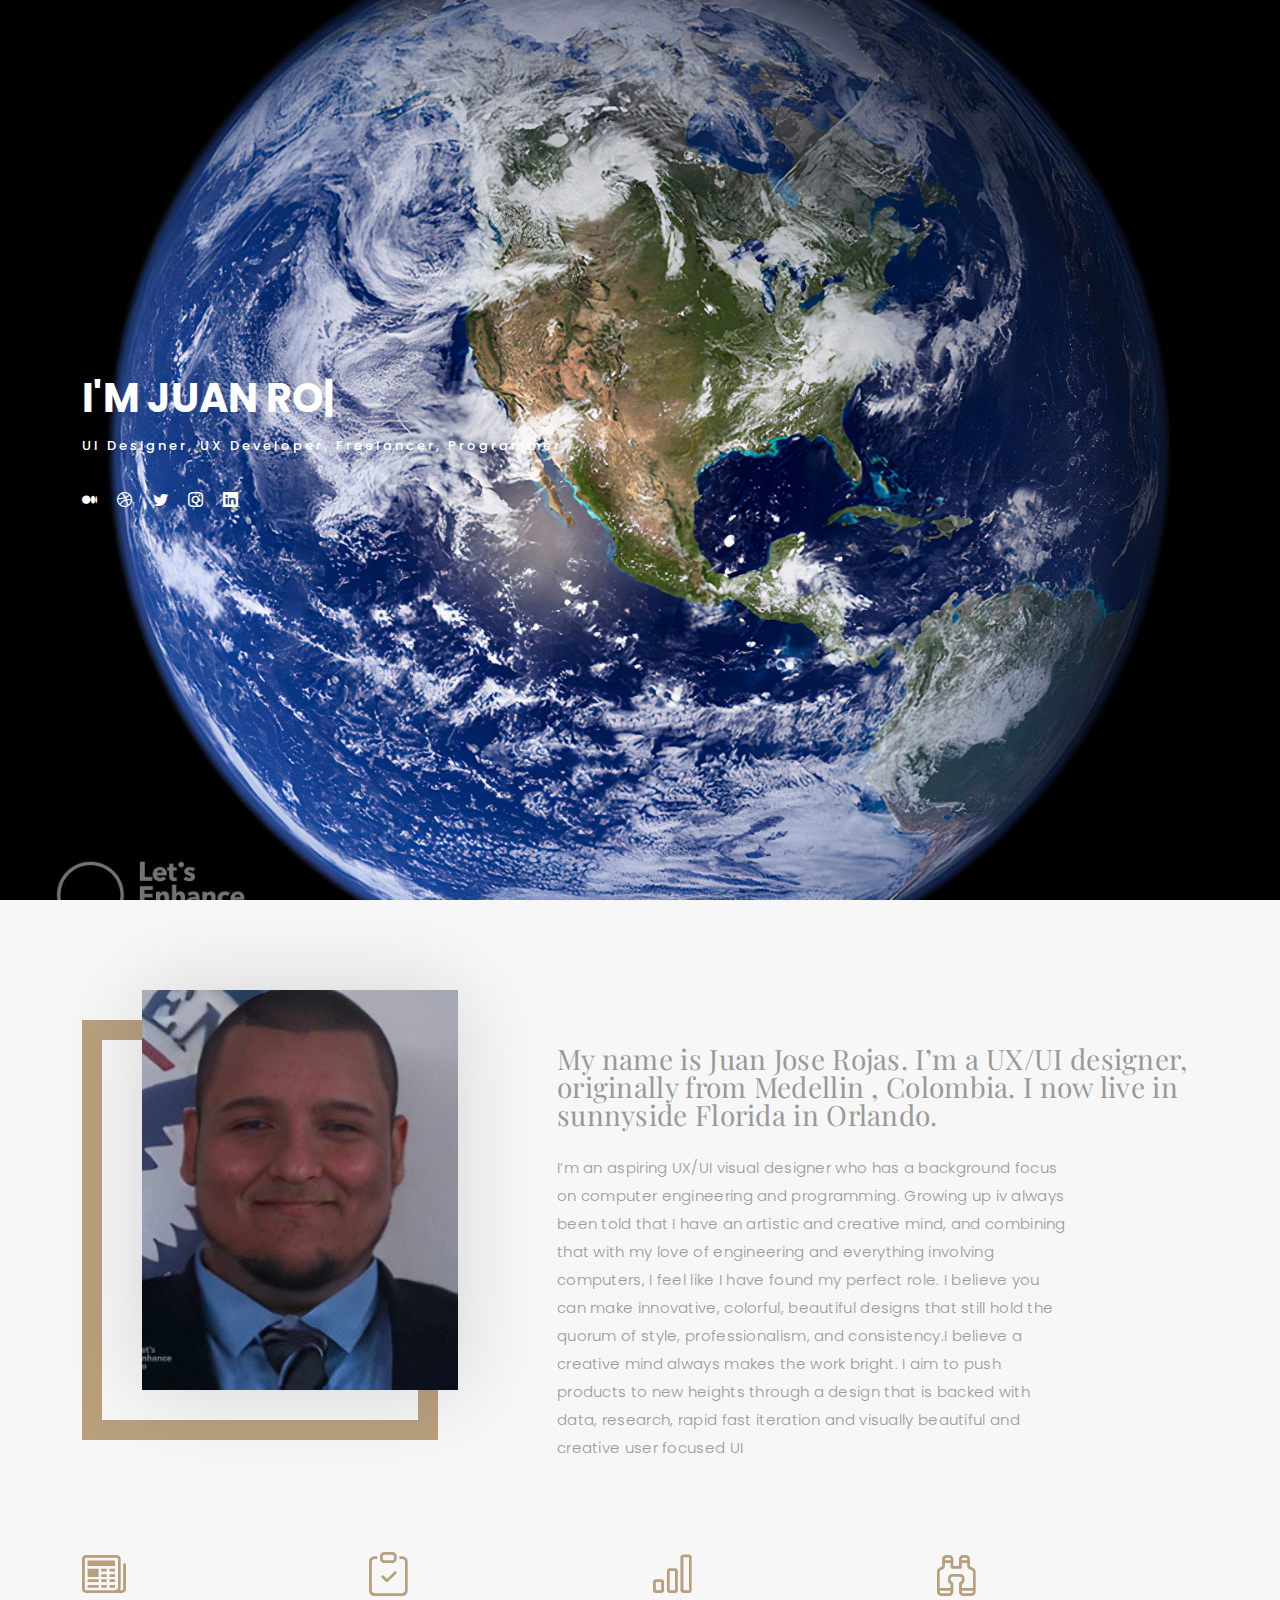
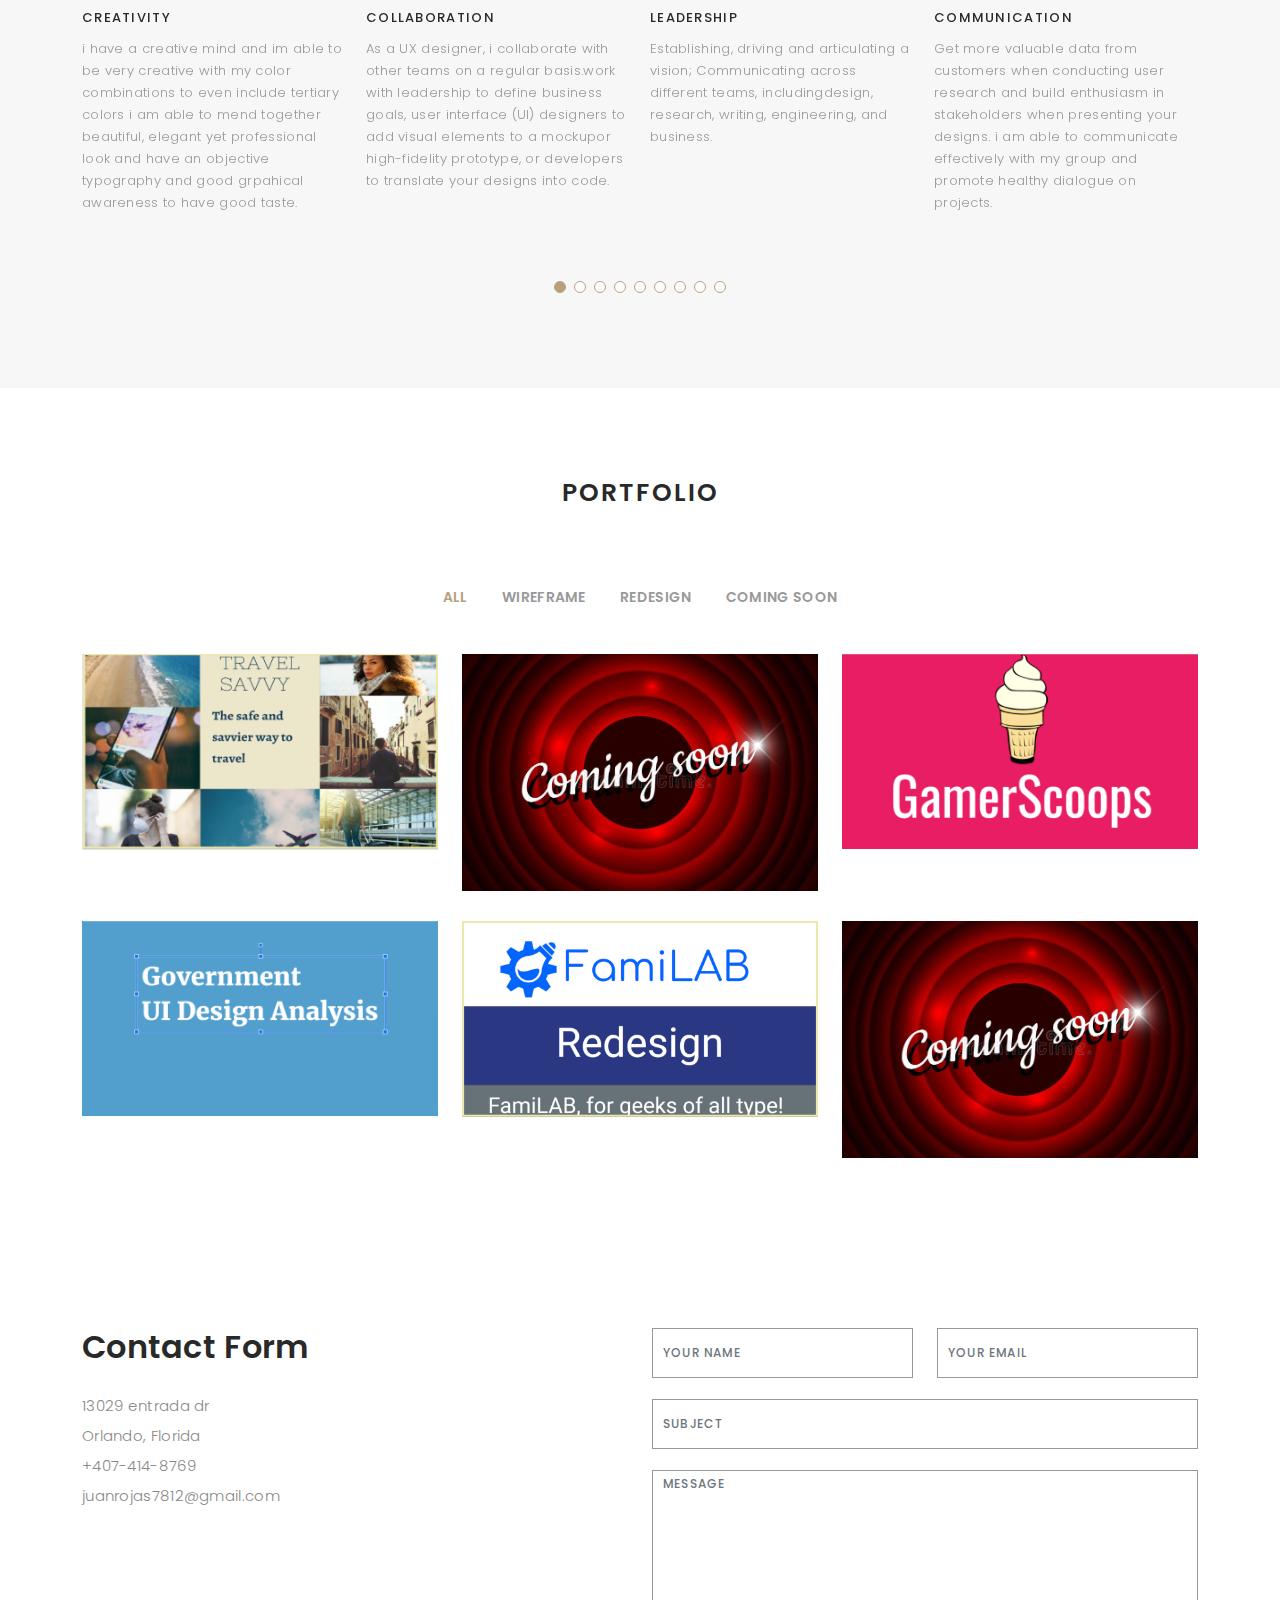
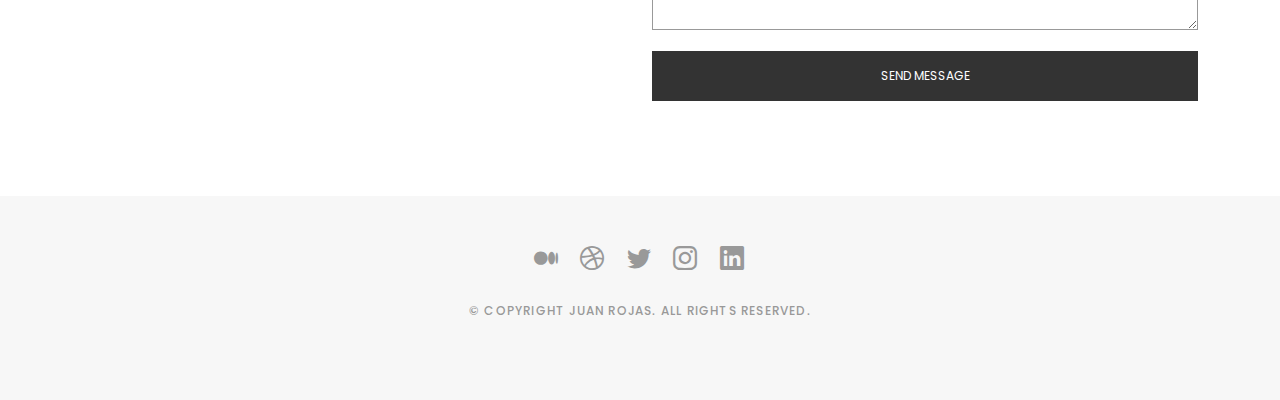
<file: portfolio info/portfolio info/index.html>
<!DOCTYPE html>
<html lang="en">

<head>
  <meta charset="utf-8">
  <meta content="width=device-width, initial-scale=1.0" name="viewport">

  <title>ROJAS PORTFOLIO</title>
  <meta content="" name="description">
  <meta content="" name="keywords">

  <!-- Favicons -->
  <link href="assets/img/favicon.png" rel="icon">
  <link href="assets/img/apple-touch-icon.png" rel="apple-touch-icon">

  <!-- Google Fonts -->
  <link href="https://fonts.googleapis.com/css?family=Poppins:300,300i,400,400i,500,500i,600,600i,700,700i|Playfair+Display:400,400i,500,500i,600,600i,700,700i,900,900i" rel="stylesheet">

  <!-- Vendor CSS Files -->
  <link href="assets/vendor/bootstrap/css/bootstrap.min.css" rel="stylesheet">
  <link href="assets/vendor/bootstrap-icons/bootstrap-icons.css" rel="stylesheet">
  <link href="assets/vendor/boxicons/css/boxicons.min.css" rel="stylesheet">
  <link href="assets/vendor/glightbox/css/glightbox.min.css" rel="stylesheet">
  <link href="assets/vendor/swiper/swiper-bundle.min.css" rel="stylesheet">

  <!-- Template Main CSS File -->
  <link href="assets/css/style.css" rel="stylesheet">

 
</head>

<body>

  <!-- ======= Header ======= -->
  <header id="header" class="fixed-top ">
    <div class="container d-flex align-items-center justify-content-between">

      <a href="index.html" class="logo"><img src="assets/img/logo (2).png" alt="" class="img-fluid"></a>
      <!-- Uncomment below if you prefer to use an text logo -->
      <!-- <h1 class="logo"><a href="index.html">Folio</a></h1> -->

      <nav id="navbar" class="navbar">
        <ul>
          <li><a class="nav-link scrollto active" href="#hero">Home</a></li>
          <li><a class="nav-link scrollto" href="#about">About</a></li>
          <li><a class="nav-link  scrollto" href="#portfolio">Portfolio</a></li>
          <li><a class="nav-link scrollto" href="#contact">Contact</a></li>
        </ul>
        <i class="bi bi-list mobile-nav-toggle"></i>
      </nav><!-- .navbar -->

    </div>
  </header><!-- End Header -->

  <!-- ======= Hero Section ======= -->
  <div id="hero" class="home">

    <div class="container">
      <div class="hero-content">
        <h1>I'm <span class="typed" data-typed-items="Juan Rojas, An UI Designer, An UX Developer, A Freelancer, A Programmer"></span></h1>
        <p> UI Designer, UX Developer, Freelancer, Programmer</p>

        <ul class="list-unstyled list-social">
          <li><a href="https://medium.com/@juanrojas7812/about"><i class="bi bi-medium"></i></a></li>
          <li><a href="https://dribbble.com/rojas_design"><i class="bi bi-dribbble"></i></a></li>
          <li><a href="https://twitter.com/designrojas1"><i class="bi bi-twitter"></i></a></li>
          <li><a href="https://www.instagram.com/rojas_design1/"><i class="bi bi-instagram"></i></a></li>
          <li><a href="https://www.linkedin.com/in/juan-rojas444/"><i class="bi bi-linkedin"></i></a></li>
        </ul>
      </div>
    </div>
  </div><!-- End Hero -->

  <main id="main">

    <!-- ======= About Section ======= -->
    <div id="about" class="paddsection">
      <div class="container">
        <div class="row justify-content-between">

          <div class="col-lg-4 ">
            <div class="div-img-bg">
              <div class="about-img">
                <img src="assets/img/profilepic4_auto_x2 (2).jpg"  class="img-responsive" alt="me">
              </div>
            </div>
          </div>

          <div class="col-lg-7">
            <div class="about-descr">

              <p class="p-heading">My name is Juan Jose Rojas. I’m a UX/UI designer, originally from Medellin , Colombia. I now live in sunnyside Florida in Orlando.</p>
              <p class="separator">I’m an aspiring UX/UI visual designer who has a background  focus on computer engineering and programming. Growing up iv always been told that I have an artistic and creative mind, and combining that with my love of engineering and everything involving computers, I feel like I have found my perfect role. I believe you can make innovative, colorful, beautiful designs that still hold the quorum of style, professionalism, and consistency.I believe a creative mind always makes the work bright. I aim to push products to new heights through a design that is backed with data, research, rapid fast iteration and visually beautiful and creative user focused UI </p>

            </div>

          </div>
        </div>
      </div>
    </div><!-- End About Section -->

    <!-- ======= Services Section ======= -->
    <div id="services">
      <div class="container">

        <div class="services-slider swiper" data-aos="fade-up" data-aos-delay="100">
          <div class="swiper-wrapper">

            <div class="swiper-slide">
              <div class="services-block">
                <i class="bi bi-newspaper"></i>
                <span>Creativity</span>
                <p class="separator">i have a creative mind and im able to be very creative with my color combinations to even include
                  tertiary colors i am able to mend together beautiful, elegant yet professional look and have an
                  objective typography and good grpahical awareness to have good taste.</p>
              </div>
            </div><!-- End testimonial item -->

            <div class="swiper-slide">
              <div class="services-block">
                <i class="bi bi-clipboard-check"></i>
                <span>Collaboration</span>
                <p class="separator">As a UX designer, i  collaborate with other
                  teams on a regular basis.work with leadership to define business goals, user interface (UI)
                  designers to add visual elements to a mockupor high-fidelity prototype, or developers to
                  translate your designs into code. </p>
              </div>
            </div><!-- End testimonial item -->

            <div class="swiper-slide">
              <div class="services-block">
                <i class="bi bi-bar-chart"></i>
                <span>leadership</span>
                <p class="separator">Establishing, driving and articulating a vision; Communicating across different teams, 
                  includingdesign, research, writing, engineering, and business.</p>
              </div>
            </div><!-- End testimonial item -->

            <div class="swiper-slide">
              <div class="services-block">
                <i class="bi bi-binoculars"></i>
                <span>Communication</span>
                <p class="separator">Get more valuable data from customers when conducting user research and build enthusiasm
                  in stakeholders when presenting your designs. i am able to communicate effectively with my group
                  and promote healthy dialogue on projects. </p>
              </div>
            </div><!-- End testimonial item -->

            <div class="swiper-slide">
              <div class="services-block">
                <i class="bi bi-brightness-high"></i>
                <span>Ideation</span>
                <p class="separator"> Sketching, Prototyping,Brainstorming, Brainwriting,i am able to effectvily generate ideas on how to 
                  go about jobs and how to go about the process.</p>
              </div>
            </div><!-- End testimonial item -->

            <div class="swiper-slide">
              <div class="services-block">
                <i class="bi bi-brightness-high"></i>
                <span>User Research</span>
                <p class="separator"> To design a product that solves a user problem, meets a user need, or generally delights a user, 
                  you first need to understand who that user is. That’s where user research comes into play.
                  Conducting the right type of user research for the product or feature you’re designing can
                  empower you to make a product even better.</p>
              </div>
            </div><!-- End testimonial item -->

            <div class="swiper-slide">
              <div class="services-block">
                <i class="bi bi-brightness-high"></i>
                <span>Time Managment</span>
                <p class="separator"> I can manage my time and prioritize tasks to address the most critical needs first i can stay organized
                  and flexible in my current task.</p>
              </div>
            </div><!-- End testimonial item -->

            <div class="swiper-slide">
              <div class="services-block">
                <i class="bi bi-brightness-high"></i>
                <span>Visual Design And Design Software</span>
                <p class="separator">use visual design software, like Figma, Sketch, Photoshop, and Illustrator, to create
                  the visual elements of a product.build your knowledge of visual design best practices for things
                  like typography, color theory, layout, icons, and general design theory.</p>
              </div>
            </div><!-- End testimonial item -->

            <div class="swiper-slide">
              <div class="services-block">
                <i class="bi bi-calendar4-week"></i>
                <span>Wire Frames</span>
                <p class="separator">The ability to Wireframe and define the elements that need to be present from page to
                  page good proper component building clean professional pages A web page layout stripped of visual design
                  used to prioritize page elements based on user needs. </p>
              </div>
            </div><!-- End testimonial item -->

          </div>
          <div class="swiper-pagination"></div>
        </div>

      </div>

    </div><!-- End Services Section -->

    <!-- ======= Portfolio Section ======= -->
    <div id="portfolio" class="paddsection">

      <div class="container">
        <div class="section-title text-center">
          <h2> Portfolio</h2>
        </div>
      </div>

      <div class="container">

        <div class="row">
          <div class="col-lg-12 d-flex justify-content-center">
            <ul id="portfolio-flters">
              <li data-filter="*" class="filter-active">All</li>
              <li data-filter=".filter-app">Wireframe</li>
              <li data-filter=".filter-card">Redesign</li>
              <li data-filter=".filter-web">Coming Soon</li>
            </ul>
          </div>
        </div>

        <div class="row portfolio-container">

          <div class="col-lg-4 col-md-6 portfolio-item filter-app">
            <img src="assets/img/travvel_savvy.png" class="img-fluid" alt="">
            <div class="portfolio-info">
              <h4>Travvel Savvy</h4>
              <p>Wireframe</p>
              <a href="assets/img/travelsavvy_hires.png" data-gallery="portfolioGallery" class="portfolio-lightbox preview-link" title="App 1"><i class="bx bx-plus"></i></a>
              <a href="portfolio-details.html" class="details-link" title="More Details"><i class="bx bx-link"></i></a>
            </div>
          </div>

          <div class="col-lg-4 col-md-6 portfolio-item filter-web">
            <img src="assets/img/coming_soon.jpg" class="img-fluid" alt="">
            <div class="portfolio-info">
              <h4>Euromotors </h4>
              <p>Coming Soon</p>
              <a href="assets/img/coming_soon.jpg" data-gallery="portfolioGallery" class="portfolio-lightbox preview-link" title="Web 3"><i class="bx bx-plus"></i></a>
              <a href="portfolio-details5.html" class="details-link" title="More Details"><i class="bx bx-link"></i></a>
            </div>
          </div>

          <div class="col-lg-4 col-md-6 portfolio-item filter-app">
            <img src="assets/img/gamerscoop.png" class="img-fluid" alt="">
            <div class="portfolio-info">
              <h4>GamerScoop</h4>
              <p>Wireframe</p>
              <a href="assets/img/gamerscoop_hires.png" data-gallery="portfolioGallery" class="portfolio-lightbox preview-link" title="App 2"><i class="bx bx-plus"></i></a>
              <a href="portfolio-details2.html" class="details-link" title="More Details"><i class="bx bx-link"></i></a>
            </div>
          </div>

          <div class="col-lg-4 col-md-6 portfolio-item filter-card">
            <img src="assets/img/gov_redesign.png" class="img-fluid" alt="">
            <div class="portfolio-info">
              <h4>Gov Redesign</h4>
              <p>Redesign</p>
              <a href="assets/img/gov_redesign.png" data-gallery="portfolioGallery" class="portfolio-lightbox preview-link" title="Card 2"><i class="bx bx-plus"></i></a>
              <a href="portfolio-details3.html" class="details-link" title="More Details"><i class="bx bx-link"></i></a>
            </div>
          </div>

          <div class="col-lg-4 col-md-6 portfolio-item filter-card">
            <img src="assets/img/fami_lab.png" class="img-fluid" alt="">
            <div class="portfolio-info">
              <h4>Familab</h4>
              <p>Redesign</p>
              <a href="assets/img/fami_lab.png" data-gallery="portfolioGallery" class="portfolio-lightbox preview-link" title="Card 2"><i class="bx bx-plus"></i></a>
              <a href="portfolio-details4.html" class="details-link" title="More Details"><i class="bx bx-link"></i></a>
            </div>
          </div>

          <div class="col-lg-4 col-md-6 portfolio-item filter-web">
            <img src="assets/img/coming_soon.jpg" class="img-fluid" alt="">
            <div class="portfolio-info">
              <h4>Coming soon </h4>
              <p>Coming soon</p>
              <a href="assets/img/coming_soon.jpg" data-gallery="portfolioGallery" class="portfolio-lightbox preview-link" title="Web 2"><i class="bx bx-plus"></i></a>
              <a href="portfolio-details6.html" class="details-link" title="More Details"><i class="bx bx-link"></i></a>
            </div>
          </div>


        </div>

      </div>

    </div><!-- End Portfolio Section -->

   
    <!-- ======= Contact Section ======= -->
    <div id="contact" class="paddsection">
      <div class="container">
        <div class="contact-block1">
          <div class="row">

            <div class="col-lg-6">
              <div class="contact-contact">

                <h2 class="mb-30"> Contact Form</h2>

                <ul class="contact-details">
                  <li><span>13029 entrada dr</span></li>
                  <li><span>Orlando, Florida</span></li>
                  <li><span>+407-414-8769</span></li>
                  <li><span>juanrojas7812@gmail.com</span></li>
                </ul>

              </div>
            </div>

            <div class="col-lg-6">
              <form action="forms/contact.php" method="post" role="form" class="php-email-form">
                <div class="row gy-3">

                  <div class="col-lg-6">
                    <div class="form-group contact-block1">
                      <input type="text" name="name" class="form-control" id="name" placeholder="Your Name" required>
                    </div>
                  </div>

                  <div class="col-lg-6">
                    <div class="form-group">
                      <input type="email" class="form-control" name="email" id="email" placeholder="Your Email" required>
                    </div>
                  </div>

                  <div class="col-lg-12">
                    <div class="form-group">
                      <input type="text" class="form-control" name="subject" id="subject" placeholder="Subject" required>
                    </div>
                  </div>

                  <div class="col-lg-12">
                    <div class="form-group">
                      <textarea class="form-control" name="message" placeholder="Message" required></textarea>
                    </div>
                  </div>

                  <div class="col-lg-12">
                    <div class="loading">Loading</div>
                    <div class="error-message"></div>
                    <div class="sent-message">Your message has been sent. Thank you!</div>
                  </div>

                  <div class="mt-0">
                    <input type="submit" class="btn btn-defeault btn-send" value="Send message">
                  </div>

                </div>
              </form>
            </div>
          </div>
        </div>
      </div>
    </div><!-- End Contact Section -->

  </main><!-- End #main -->

  <!-- ======= Footer ======= -->
  <div id="footer" class="text-center">
    <div class="container">
      <div class="socials-media text-center">

        <ul class="list-unstyled">
          <li><a href="https://medium.com/@juanrojas7812/about"><i class="bi bi-medium"></i></a></li>
          <li><a href="https://dribbble.com/rojas_design"><i class="bi bi-dribbble"></i></a></li>
          <li><a href="https://twitter.com/designrojas1"><i class="bi bi-twitter"></i></a></li>
          <li><a href="https://www.instagram.com/rojas_design1/"><i class="bi bi-instagram"></i></a></li>
          <li><a href="https://www.linkedin.com/in/juan-rojas444/"><i class="bi bi-linkedin"></i></a></li>
        </ul>

      </div>

      <p>&copy; Copyright Juan Rojas. All rights reserved.</p>

      <div class="credits">

    </div>
  </div><!-- End Footer -->

  <a href="#" class="back-to-top d-flex align-items-center justify-content-center"><i class="bi bi-arrow-up-short"></i></a>

  <!-- Vendor JS Files -->
  <script src="assets/vendor/bootstrap/js/bootstrap.bundle.min.js"></script>
  <script src="assets/vendor/glightbox/js/glightbox.min.js"></script>
  <script src="assets/vendor/isotope-layout/isotope.pkgd.min.js"></script>
  <script src="assets/vendor/swiper/swiper-bundle.min.js"></script>
  <script src="assets/vendor/typed.js/typed.min.js"></script>
  <script src="assets/vendor/php-email-form/validate.js"></script>

  <!-- Template Main JS File -->
  <script src="assets/js/main.js"></script>

</body>

</html>
</file>
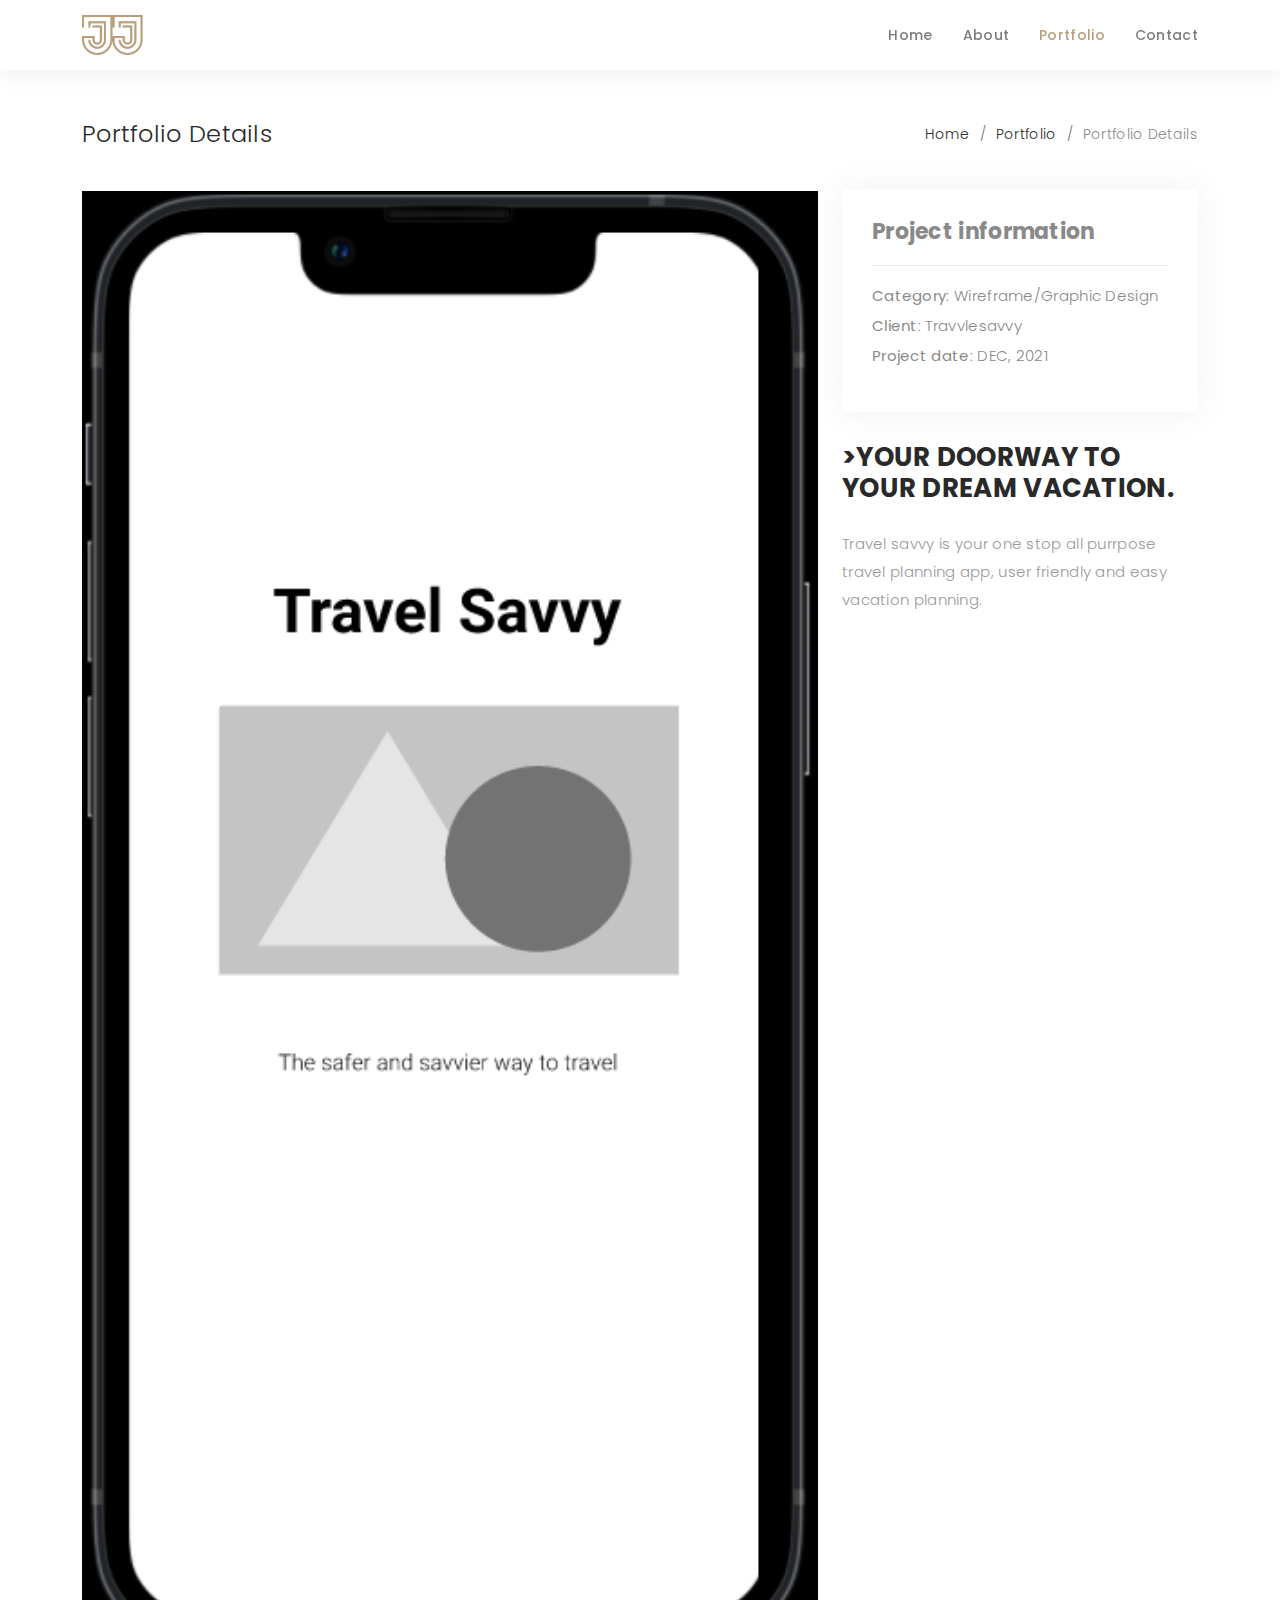
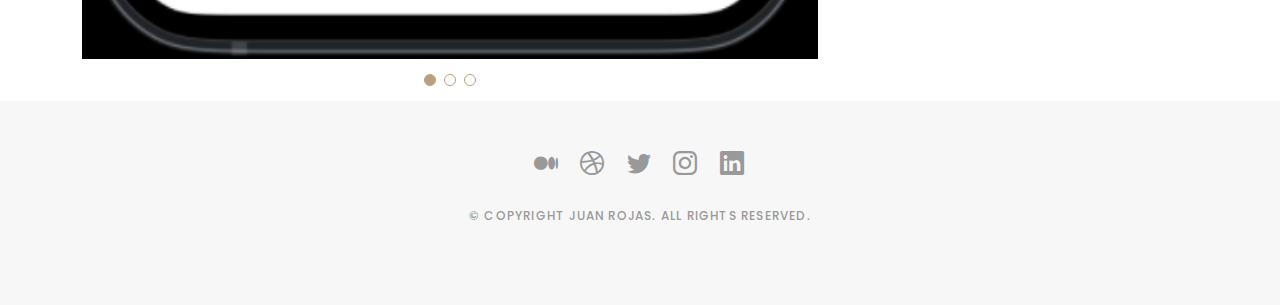
<file: portfolio info/portfolio info/portfolio-details.html>
<!DOCTYPE html>
<html lang="en">

<head>
  <meta charset="utf-8">
  <meta content="width=device-width, initial-scale=1.0" name="viewport">

  <title>ROJAS PORTFOLIO</title>
  <meta content="" name="description">
  <meta content="" name="keywords">

  <!-- Favicons -->
  <link href="assets/img/favicon.png" rel="icon">
  <link href="assets/img/apple-touch-icon.png" rel="apple-touch-icon">

  <!-- Google Fonts -->
  <link href="https://fonts.googleapis.com/css?family=Poppins:300,300i,400,400i,500,500i,600,600i,700,700i|Playfair+Display:400,400i,500,500i,600,600i,700,700i,900,900i" rel="stylesheet">

  <!-- Vendor CSS Files -->
  <link href="assets/vendor/bootstrap/css/bootstrap.min.css" rel="stylesheet">
  <link href="assets/vendor/bootstrap-icons/bootstrap-icons.css" rel="stylesheet">
  <link href="assets/vendor/boxicons/css/boxicons.min.css" rel="stylesheet">
  <link href="assets/vendor/glightbox/css/glightbox.min.css" rel="stylesheet">
  <link href="assets/vendor/swiper/swiper-bundle.min.css" rel="stylesheet">

  <!-- Template Main CSS File -->
  <link href="assets/css/style.css" rel="stylesheet">

</head>

<body>

  <!-- ======= Header ======= -->
  <header id="header" class="fixed-top header-inner-pages">
    <div class="container d-flex align-items-center justify-content-between">

      <a href="index.html" class="logo"><img src="assets/img/logo (2).png" alt="" class="img-fluid"></a>
     

      <nav id="navbar" class="navbar">
        <ul>
          <li><a class="nav-link scrollto " href="#hero">Home</a></li>
          <li><a class="nav-link scrollto" href="#about">About</a></li>
          <li><a class="nav-link active  scrollto" href="#portfolio">Portfolio</a></li>
          <li><a class="nav-link scrollto" href="#contact">Contact</a></li>
        </ul>
        <i class="bi bi-list mobile-nav-toggle"></i>
      </nav><!-- .navbar -->

    </div>
  </header><!-- End Header -->

  <main id="main">

    <!-- ======= Breadcrumbs Section ======= -->
    <section class="breadcrumbs">
      <div class="container">

        <div class="d-flex justify-content-between align-items-center">
          <h2>Portfolio Details</h2>
          <ol>
            <li><a href="index.html">Home</a></li>
            <li><a href="portfolio.html">Portfolio</a></li>
            <li>Portfolio Details</li>
          </ol>
        </div>

      </div>
    </section><!-- Breadcrumbs Section -->

    <!-- ======= Portfolio Details Section ======= -->
    <section id="portfolio-details" class="portfolio-details">
      <div class="container">

        <div class="row gy-4">

          <div class="col-lg-8">
            <div class="portfolio-details-slider swiper">
              <div class="swiper-wrapper align-items-center">

                <div class="swiper-slide">
                  <img src="assets/img/travvelsavyypic2final.png" alt="">
                </div>

                <div class="swiper-slide">
                  <img src="assets/img/travvelsavyypic3final.png" alt="">
                </div>

                <div class="swiper-slide">
                  <img src="assets/img/travvelsavyypic4final.png" alt="">
                </div>

              </div>
              <div class="swiper-pagination"></div>
            </div>
          </div>

          <div class="col-lg-4">
            <div class="portfolio-info">
              <h3>Project information</h3>
              <ul>
                <li><strong>Category</strong>: Wireframe/Graphic Design</li>
                <li><strong>Client</strong>: Travvlesavvy</li>
                <li><strong>Project date</strong>: DEC, 2021</li>
              </ul>
            </div>
            <div class="portfolio-description">
              <h2>>YOUR DOORWAY TO YOUR DREAM VACATION.</h2>
              <p>
                Travel savvy is your one stop all purrpose travel planning app, user friendly and easy vacation planning.
              </p>
            </div>
          </div>

        </div>

      </div>
    </section><!-- End Portfolio Details Section -->

  </main><!-- End #main -->

  <!-- ======= Footer ======= -->
  <div id="footer" class="text-center">
    <div class="container">
      <div class="socials-media text-center">

        <ul class="list-unstyled">
          <li><a href="https://medium.com/@juanrojas7812/about"><i class="bi bi-medium"></i></a></li>
          <li><a href="https://dribbble.com/rojas_design"><i class="bi bi-dribbble"></i></a></li>
          <li><a href="https://twitter.com/designrojas1"><i class="bi bi-twitter"></i></a></li>
          <li><a href="https://www.instagram.com/rojas_design1/"><i class="bi bi-instagram"></i></a></li>
          <li><a href="https://www.linkedin.com/in/juan-rojas444/"><i class="bi bi-linkedin"></i></a></li>
        </ul>

      </div>

      <p>&copy; Copyright Juan Rojas. All rights reserved.</p>

      <div class="credits">

    </div>
  </div><!-- End Footer -->

  <a href="#" class="back-to-top d-flex align-items-center justify-content-center"><i class="bi bi-arrow-up-short"></i></a>

  <!-- Vendor JS Files -->
  <script src="assets/vendor/bootstrap/js/bootstrap.bundle.min.js"></script>
  <script src="assets/vendor/glightbox/js/glightbox.min.js"></script>
  <script src="assets/vendor/isotope-layout/isotope.pkgd.min.js"></script>
  <script src="assets/vendor/swiper/swiper-bundle.min.js"></script>
  <script src="assets/vendor/typed.js/typed.min.js"></script>
  <script src="assets/vendor/php-email-form/validate.js"></script>

  <!-- Template Main JS File -->
  <script src="assets/js/main.js"></script>

</body>

</html>
</file>
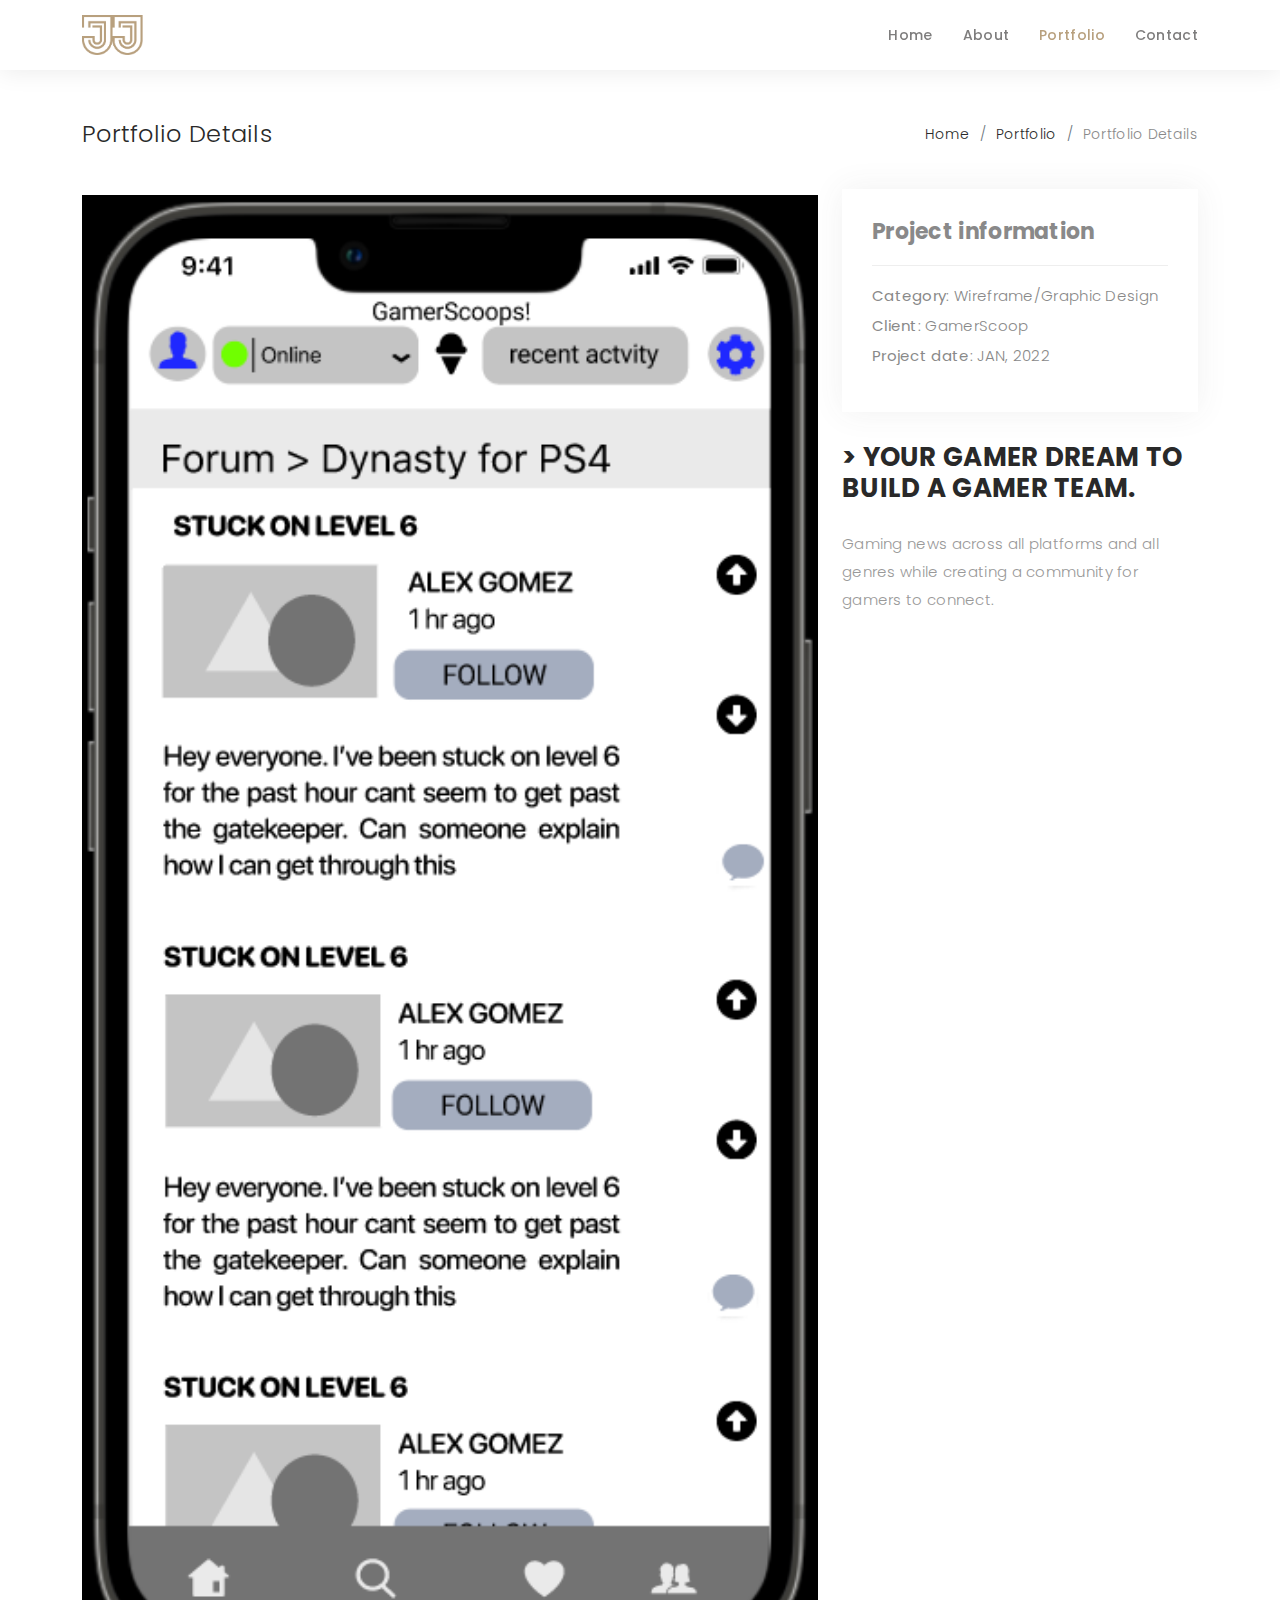
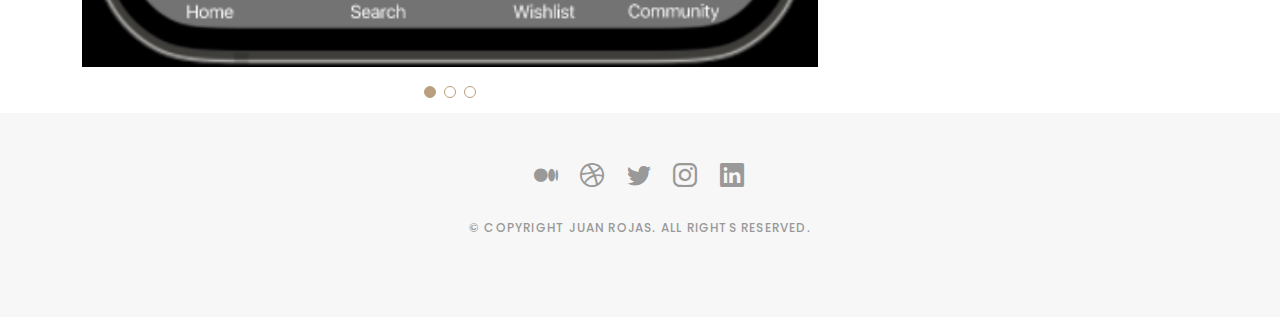
<file: portfolio info/portfolio info/portfolio-details2.html>
<!DOCTYPE html>
<html lang="en">

<head>
  <meta charset="utf-8">
  <meta content="width=device-width, initial-scale=1.0" name="viewport">

  <title>ROJAS PORTFOLIO</title>
  <meta content="" name="description">
  <meta content="" name="keywords">

  <!-- Favicons -->
  <link href="assets/img/favicon.png" rel="icon">
  <link href="assets/img/apple-touch-icon.png" rel="apple-touch-icon">

  <!-- Google Fonts -->
  <link href="https://fonts.googleapis.com/css?family=Poppins:300,300i,400,400i,500,500i,600,600i,700,700i|Playfair+Display:400,400i,500,500i,600,600i,700,700i,900,900i" rel="stylesheet">

  <!-- Vendor CSS Files -->
  <link href="assets/vendor/bootstrap/css/bootstrap.min.css" rel="stylesheet">
  <link href="assets/vendor/bootstrap-icons/bootstrap-icons.css" rel="stylesheet">
  <link href="assets/vendor/boxicons/css/boxicons.min.css" rel="stylesheet">
  <link href="assets/vendor/glightbox/css/glightbox.min.css" rel="stylesheet">
  <link href="assets/vendor/swiper/swiper-bundle.min.css" rel="stylesheet">

  <!-- Template Main CSS File -->
  <link href="assets/css/style.css" rel="stylesheet">

</head>

<body>

  <!-- ======= Header ======= -->
  <header id="header" class="fixed-top header-inner-pages">
    <div class="container d-flex align-items-center justify-content-between">

      <a href="index.html" class="logo"><img src="assets/img/logo (2).png" alt="" class="img-fluid"></a>
     

      <nav id="navbar" class="navbar">
        <ul>
          <li><a class="nav-link scrollto " href="#hero">Home</a></li>
          <li><a class="nav-link scrollto" href="#about">About</a></li>
          <li><a class="nav-link active  scrollto" href="#portfolio">Portfolio</a></li>
          <li><a class="nav-link scrollto" href="#contact">Contact</a></li>
        </ul>
        <i class="bi bi-list mobile-nav-toggle"></i>
      </nav><!-- .navbar -->

    </div>
  </header><!-- End Header -->

  <main id="main">

    <!-- ======= Breadcrumbs Section ======= -->
    <section class="breadcrumbs">
      <div class="container">

        <div class="d-flex justify-content-between align-items-center">
          <h2>Portfolio Details</h2>
          <ol>
            <li><a href="index.html">Home</a></li>
            <li><a href="portfolio.html">Portfolio</a></li>
            <li>Portfolio Details</li>
          </ol>
        </div>

      </div>
    </section><!-- Breadcrumbs Section -->

    <!-- ======= Portfolio Details Section ======= -->
    <section id="portfolio-details" class="portfolio-details">
      <div class="container">

        <div class="row gy-4">

          <div class="col-lg-8">
            <div class="portfolio-details-slider swiper">
              <div class="swiper-wrapper align-items-center">

                <div class="swiper-slide">
                  <img src="assets/img/gamerscoop2picreal.png" alt="">
                </div>

                <div class="swiper-slide">
                  <img src="assets/img/gamerscoop pic 2.png" alt="">
                </div>

                <div class="swiper-slide">
                  <img src="assets/img/gamerscoop pic 3.png" alt="">
                </div>

              </div>
              <div class="swiper-pagination"></div>
            </div>
          </div>

          <div class="col-lg-4">
            <div class="portfolio-info">
              <h3>Project information</h3>
              <ul>
                <li><strong>Category</strong>: Wireframe/Graphic Design</li>
                <li><strong>Client</strong>: GamerScoop</li>
                <li><strong>Project date</strong>: JAN, 2022</li>
              </ul>
            </div>
            <div class="portfolio-description">
              <h2>> YOUR GAMER DREAM TO BUILD A GAMER TEAM.</h2>
              <p>
                Gaming news across all platforms and all genres while creating a community for gamers to connect. 
              </p>
            </div>
          </div>

        </div>

      </div>
    </section><!-- End Portfolio Details Section -->

  </main><!-- End #main -->

  <!-- ======= Footer ======= -->
  <div id="footer" class="text-center">
    <div class="container">
      <div class="socials-media text-center">

        <ul class="list-unstyled">
          <li><a href="https://medium.com/@juanrojas7812/about"><i class="bi bi-medium"></i></a></li>
          <li><a href="https://dribbble.com/rojas_design"><i class="bi bi-dribbble"></i></a></li>
          <li><a href="https://twitter.com/designrojas1"><i class="bi bi-twitter"></i></a></li>
          <li><a href="https://www.instagram.com/rojas_design1/"><i class="bi bi-instagram"></i></a></li>
          <li><a href="https://www.linkedin.com/in/juan-rojas444/"><i class="bi bi-linkedin"></i></a></li>
        </ul>

      </div>

      <p>&copy; Copyright Juan Rojas. All rights reserved.</p>

      <div class="credits">

    </div>
  </div><!-- End Footer -->

  <a href="#" class="back-to-top d-flex align-items-center justify-content-center"><i class="bi bi-arrow-up-short"></i></a>

  <!-- Vendor JS Files -->
  <script src="assets/vendor/bootstrap/js/bootstrap.bundle.min.js"></script>
  <script src="assets/vendor/glightbox/js/glightbox.min.js"></script>
  <script src="assets/vendor/isotope-layout/isotope.pkgd.min.js"></script>
  <script src="assets/vendor/swiper/swiper-bundle.min.js"></script>
  <script src="assets/vendor/typed.js/typed.min.js"></script>
  <script src="assets/vendor/php-email-form/validate.js"></script>

  <!-- Template Main JS File -->
  <script src="assets/js/main.js"></script>

</body>

</html>
</file>
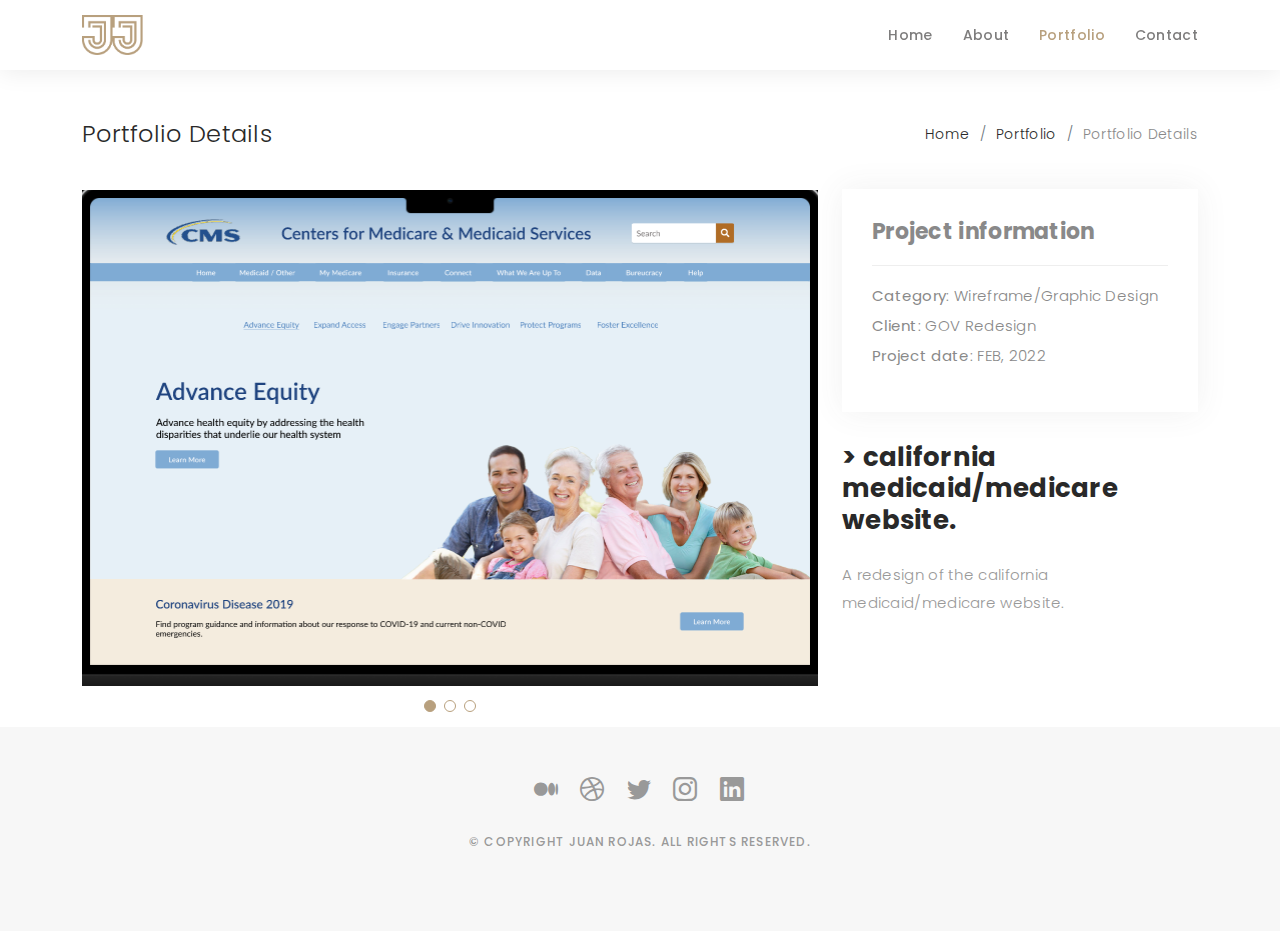
<file: portfolio info/portfolio info/portfolio-details3.html>
<!DOCTYPE html>
<html lang="en">

<head>
  <meta charset="utf-8">
  <meta content="width=device-width, initial-scale=1.0" name="viewport">

  <title>ROJAS PORTFOLIO</title>
  <meta content="" name="description">
  <meta content="" name="keywords">

  <!-- Favicons -->
  <link href="assets/img/favicon.png" rel="icon">
  <link href="assets/img/apple-touch-icon.png" rel="apple-touch-icon">

  <!-- Google Fonts -->
  <link href="https://fonts.googleapis.com/css?family=Poppins:300,300i,400,400i,500,500i,600,600i,700,700i|Playfair+Display:400,400i,500,500i,600,600i,700,700i,900,900i" rel="stylesheet">

  <!-- Vendor CSS Files -->
  <link href="assets/vendor/bootstrap/css/bootstrap.min.css" rel="stylesheet">
  <link href="assets/vendor/bootstrap-icons/bootstrap-icons.css" rel="stylesheet">
  <link href="assets/vendor/boxicons/css/boxicons.min.css" rel="stylesheet">
  <link href="assets/vendor/glightbox/css/glightbox.min.css" rel="stylesheet">
  <link href="assets/vendor/swiper/swiper-bundle.min.css" rel="stylesheet">

  <!-- Template Main CSS File -->
  <link href="assets/css/style.css" rel="stylesheet">

</head>

<body>

  <!-- ======= Header ======= -->
  <header id="header" class="fixed-top header-inner-pages">
    <div class="container d-flex align-items-center justify-content-between">

      <a href="index.html" class="logo"><img src="assets/img/logo (2).png" alt="" class="img-fluid"></a>
     
      <nav id="navbar" class="navbar">
        <ul>
          <li><a class="nav-link scrollto " href="#hero">Home</a></li>
          <li><a class="nav-link scrollto" href="#about">About</a></li>
          <li><a class="nav-link active  scrollto" href="#portfolio">Portfolio</a></li>
          <li><a class="nav-link scrollto" href="#contact">Contact</a></li>
        </ul>
        <i class="bi bi-list mobile-nav-toggle"></i>
      </nav><!-- .navbar -->

    </div>
  </header><!-- End Header -->

  <main id="main">

    <!-- ======= Breadcrumbs Section ======= -->
    <section class="breadcrumbs">
      <div class="container">

        <div class="d-flex justify-content-between align-items-center">
          <h2>Portfolio Details</h2>
          <ol>
            <li><a href="index.html">Home</a></li>
            <li><a href="portfolio.html">Portfolio</a></li>
            <li>Portfolio Details</li>
          </ol>
        </div>

      </div>
    </section><!-- Breadcrumbs Section -->

    <!-- ======= Portfolio Details Section ======= -->
    <section id="portfolio-details" class="portfolio-details">
      <div class="container">

        <div class="row gy-4">

          <div class="col-lg-8">
            <div class="portfolio-details-slider swiper">
              <div class="swiper-wrapper align-items-center">

                <div class="swiper-slide">
                  <img src="assets/img/gov redesign pic 2.png" alt="">
                </div>

                <div class="swiper-slide">
                  <img src="assets/img/gov redesign pic 3.png" alt="">
                </div>

                <div class="swiper-slide">
                  <img src="assets/img/gov redesign pic 4.png" alt="">
                </div>

              </div>
              <div class="swiper-pagination"></div>
            </div>
          </div>

          <div class="col-lg-4">
            <div class="portfolio-info">
              <h3>Project information</h3>
              <ul>
                <li><strong>Category</strong>: Wireframe/Graphic Design</li>
                <li><strong>Client</strong>: GOV Redesign</li>
                <li><strong>Project date</strong>: FEB, 2022</li>
              </ul>
            </div>
            <div class="portfolio-description">
              <h2>> california medicaid/medicare website.</h2>
              <p>
                A redesign of the california medicaid/medicare website.
              </p>
            </div>
          </div>

        </div>

      </div>
    </section><!-- End Portfolio Details Section -->

  </main><!-- End #main -->

  <!-- ======= Footer ======= -->
  <div id="footer" class="text-center">
    <div class="container">
      <div class="socials-media text-center">

        <ul class="list-unstyled">
          <li><a href="https://medium.com/@juanrojas7812/about"><i class="bi bi-medium"></i></a></li>
          <li><a href="https://dribbble.com/rojas_design"><i class="bi bi-dribbble"></i></a></li>
          <li><a href="https://twitter.com/designrojas1"><i class="bi bi-twitter"></i></a></li>
          <li><a href="https://www.instagram.com/rojas_design1/"><i class="bi bi-instagram"></i></a></li>
          <li><a href="https://www.linkedin.com/in/juan-rojas444/"><i class="bi bi-linkedin"></i></a></li>
        </ul>

      </div>

      <p>&copy; Copyright Juan Rojas. All rights reserved.</p>

      <div class="credits">

    </div>
  </div><!-- End Footer -->

  <a href="#" class="back-to-top d-flex align-items-center justify-content-center"><i class="bi bi-arrow-up-short"></i></a>

  <!-- Vendor JS Files -->
  <script src="assets/vendor/bootstrap/js/bootstrap.bundle.min.js"></script>
  <script src="assets/vendor/glightbox/js/glightbox.min.js"></script>
  <script src="assets/vendor/isotope-layout/isotope.pkgd.min.js"></script>
  <script src="assets/vendor/swiper/swiper-bundle.min.js"></script>
  <script src="assets/vendor/typed.js/typed.min.js"></script>
  <script src="assets/vendor/php-email-form/validate.js"></script>

  <!-- Template Main JS File -->
  <script src="assets/js/main.js"></script>

</body>

</html>
</file>
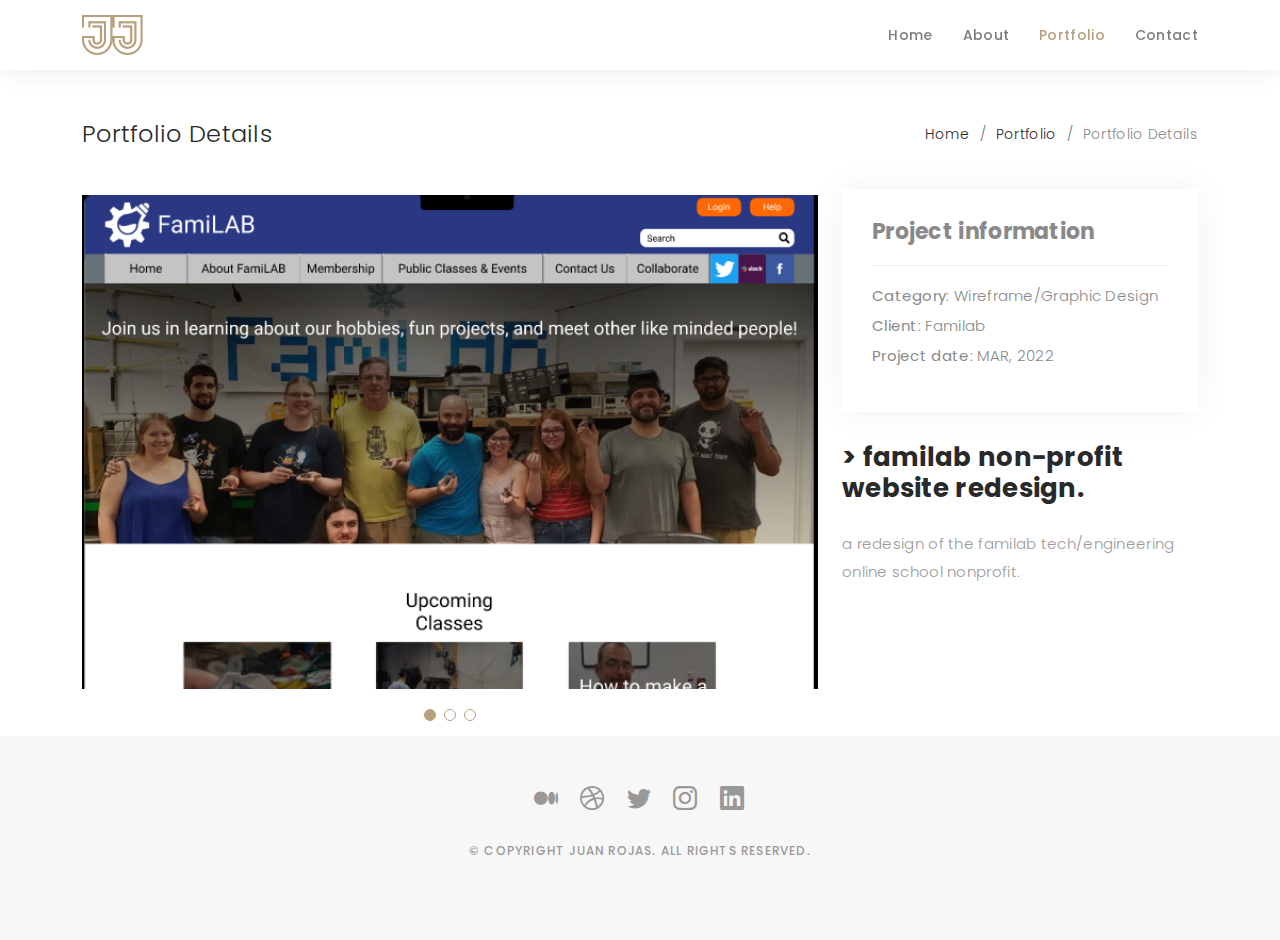
<file: portfolio info/portfolio info/portfolio-details4.html>
<!DOCTYPE html>
<html lang="en">

<head>
  <meta charset="utf-8">
  <meta content="width=device-width, initial-scale=1.0" name="viewport">

  <title>ROJAS PORTFOLIO</title>
  <meta content="" name="description">
  <meta content="" name="keywords">

  <!-- Favicons -->
  <link href="assets/img/favicon.png" rel="icon">
  <link href="assets/img/apple-touch-icon.png" rel="apple-touch-icon">

  <!-- Google Fonts -->
  <link href="https://fonts.googleapis.com/css?family=Poppins:300,300i,400,400i,500,500i,600,600i,700,700i|Playfair+Display:400,400i,500,500i,600,600i,700,700i,900,900i" rel="stylesheet">

  <!-- Vendor CSS Files -->
  <link href="assets/vendor/bootstrap/css/bootstrap.min.css" rel="stylesheet">
  <link href="assets/vendor/bootstrap-icons/bootstrap-icons.css" rel="stylesheet">
  <link href="assets/vendor/boxicons/css/boxicons.min.css" rel="stylesheet">
  <link href="assets/vendor/glightbox/css/glightbox.min.css" rel="stylesheet">
  <link href="assets/vendor/swiper/swiper-bundle.min.css" rel="stylesheet">

  <!-- Template Main CSS File -->
  <link href="assets/css/style.css" rel="stylesheet">

</head>

<body>

  <!-- ======= Header ======= -->
  <header id="header" class="fixed-top header-inner-pages">
    <div class="container d-flex align-items-center justify-content-between">

      <a href="index.html" class="logo"><img src="assets/img/logo (2).png" alt="" class="img-fluid"></a>
     

      <nav id="navbar" class="navbar">
        <ul>
          <li><a class="nav-link scrollto " href="#hero">Home</a></li>
          <li><a class="nav-link scrollto" href="#about">About</a></li>
          <li><a class="nav-link active  scrollto" href="#portfolio">Portfolio</a></li>
          <li><a class="nav-link scrollto" href="#contact">Contact</a></li>
        </ul>
        <i class="bi bi-list mobile-nav-toggle"></i>
      </nav><!-- .navbar -->

    </div>
  </header><!-- End Header -->

  <main id="main">

    <!-- ======= Breadcrumbs Section ======= -->
    <section class="breadcrumbs">
      <div class="container">

        <div class="d-flex justify-content-between align-items-center">
          <h2>Portfolio Details</h2>
          <ol>
            <li><a href="index.html">Home</a></li>
            <li><a href="portfolio.html">Portfolio</a></li>
            <li>Portfolio Details</li>
          </ol>
        </div>

      </div>
    </section><!-- Breadcrumbs Section -->

    <!-- ======= Portfolio Details Section ======= -->
    <section id="portfolio-details" class="portfolio-details">
      <div class="container">

        <div class="row gy-4">

          <div class="col-lg-8">
            <div class="portfolio-details-slider swiper">
              <div class="swiper-wrapper align-items-center">

                <div class="swiper-slide">
                  <img src="assets/img/famillab pic 2.png" alt="">
                </div>

                <div class="swiper-slide">
                  <img src="assets/img/famillab pic 3.png" alt="">
                </div>

                <div class="swiper-slide">
                  <img src="assets/img/famillab pic 4.png" alt="">
                </div>

              </div>
              <div class="swiper-pagination"></div>
            </div>
          </div>

          <div class="col-lg-4">
            <div class="portfolio-info">
              <h3>Project information</h3>
              <ul>
                <li><strong>Category</strong>: Wireframe/Graphic Design</li>
                <li><strong>Client</strong>: Familab</li>
                <li><strong>Project date</strong>: MAR, 2022</li>
              </ul>
            </div>
            <div class="portfolio-description">
              <h2>> familab non-profit website redesign.</h2>
              <p>
                a redesign of the familab tech/engineering online school nonprofit.
              </p>
            </div>
          </div>

        </div>

      </div>
    </section><!-- End Portfolio Details Section -->

  </main><!-- End #main -->

  <!-- ======= Footer ======= -->
  <div id="footer" class="text-center">
    <div class="container">
      <div class="socials-media text-center">

        <ul class="list-unstyled">
          <li><a href="https://medium.com/@juanrojas7812/about"><i class="bi bi-medium"></i></a></li>
          <li><a href="https://dribbble.com/rojas_design"><i class="bi bi-dribbble"></i></a></li>
          <li><a href="https://twitter.com/designrojas1"><i class="bi bi-twitter"></i></a></li>
          <li><a href="https://www.instagram.com/rojas_design1/"><i class="bi bi-instagram"></i></a></li>
          <li><a href="https://www.linkedin.com/in/juan-rojas444/"><i class="bi bi-linkedin"></i></a></li>
        </ul>

      </div>

      <p>&copy; Copyright Juan Rojas. All rights reserved.</p>

      <div class="credits">

    </div>
  </div><!-- End Footer -->

  <a href="#" class="back-to-top d-flex align-items-center justify-content-center"><i class="bi bi-arrow-up-short"></i></a>

  <!-- Vendor JS Files -->
  <script src="assets/vendor/bootstrap/js/bootstrap.bundle.min.js"></script>
  <script src="assets/vendor/glightbox/js/glightbox.min.js"></script>
  <script src="assets/vendor/isotope-layout/isotope.pkgd.min.js"></script>
  <script src="assets/vendor/swiper/swiper-bundle.min.js"></script>
  <script src="assets/vendor/typed.js/typed.min.js"></script>
  <script src="assets/vendor/php-email-form/validate.js"></script>

  <!-- Template Main JS File -->
  <script src="assets/js/main.js"></script>

</body>

</html>
</file>
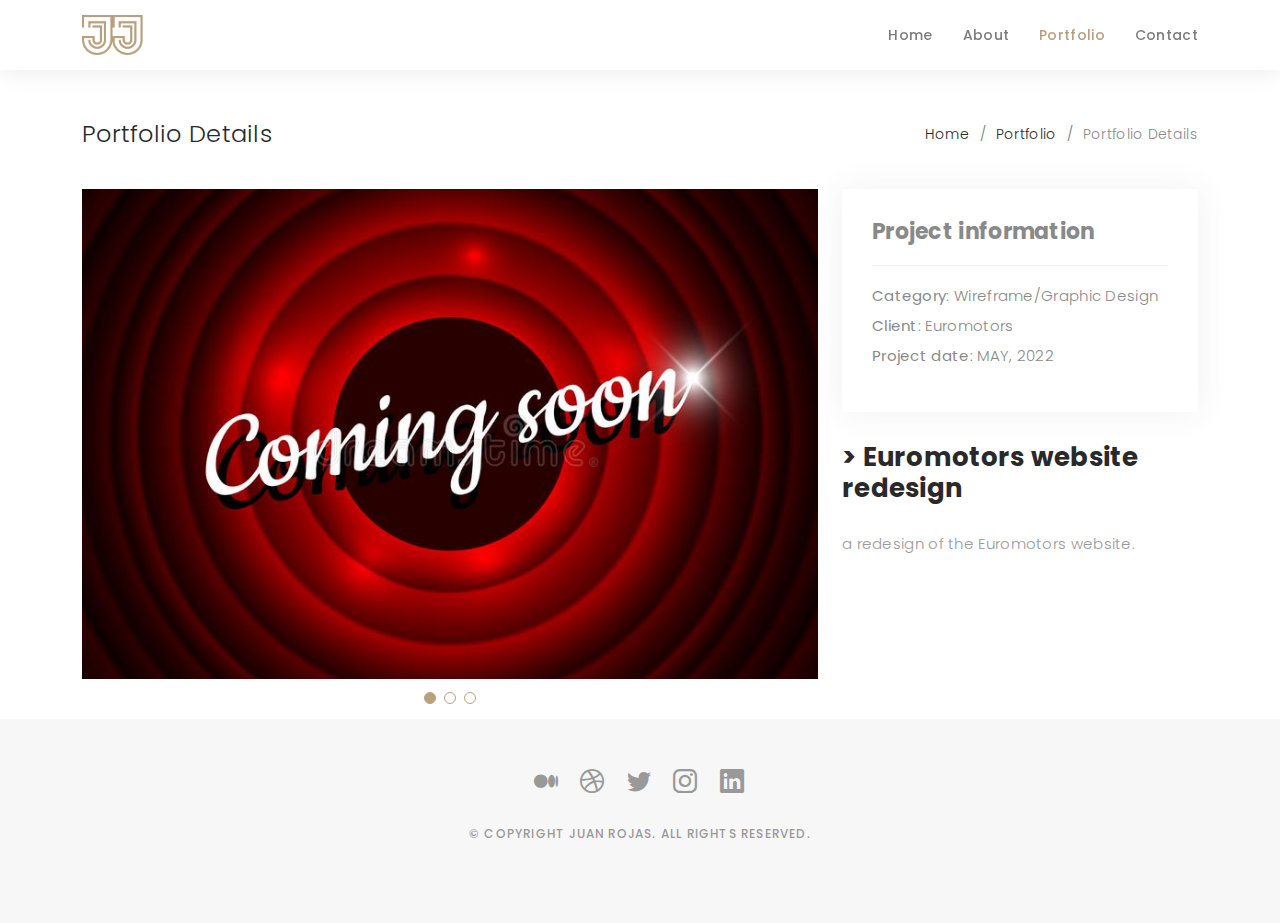
<file: portfolio info/portfolio info/portfolio-details5.html>
<!DOCTYPE html>
<html lang="en">

<head>
  <meta charset="utf-8">
  <meta content="width=device-width, initial-scale=1.0" name="viewport">

  <title>ROJAS PORTFOLIO</title>
  <meta content="" name="description">
  <meta content="" name="keywords">

  <!-- Favicons -->
  <link href="assets/img/favicon.png" rel="icon">
  <link href="assets/img/apple-touch-icon.png" rel="apple-touch-icon">

  <!-- Google Fonts -->
  <link href="https://fonts.googleapis.com/css?family=Poppins:300,300i,400,400i,500,500i,600,600i,700,700i|Playfair+Display:400,400i,500,500i,600,600i,700,700i,900,900i" rel="stylesheet">

  <!-- Vendor CSS Files -->
  <link href="assets/vendor/bootstrap/css/bootstrap.min.css" rel="stylesheet">
  <link href="assets/vendor/bootstrap-icons/bootstrap-icons.css" rel="stylesheet">
  <link href="assets/vendor/boxicons/css/boxicons.min.css" rel="stylesheet">
  <link href="assets/vendor/glightbox/css/glightbox.min.css" rel="stylesheet">
  <link href="assets/vendor/swiper/swiper-bundle.min.css" rel="stylesheet">

  <!-- Template Main CSS File -->
  <link href="assets/css/style.css" rel="stylesheet">

</head>

<body>

  <!-- ======= Header ======= -->
  <header id="header" class="fixed-top header-inner-pages">
    <div class="container d-flex align-items-center justify-content-between">

      <a href="index.html" class="logo"><img src="assets/img/logo (2).png" alt="" class="img-fluid"></a>
      

      <nav id="navbar" class="navbar">
        <ul>
          <li><a class="nav-link scrollto " href="#hero">Home</a></li>
          <li><a class="nav-link scrollto" href="#about">About</a></li>
          <li><a class="nav-link active  scrollto" href="#portfolio">Portfolio</a></li>
          <li><a class="nav-link scrollto" href="#contact">Contact</a></li>
        </ul>
        <i class="bi bi-list mobile-nav-toggle"></i>
      </nav><!-- .navbar -->

    </div>
  </header><!-- End Header -->

  <main id="main">

    <!-- ======= Breadcrumbs Section ======= -->
    <section class="breadcrumbs">
      <div class="container">

        <div class="d-flex justify-content-between align-items-center">
          <h2>Portfolio Details</h2>
          <ol>
            <li><a href="index.html">Home</a></li>
            <li><a href="portfolio.html">Portfolio</a></li>
            <li>Portfolio Details</li>
          </ol>
        </div>

      </div>
    </section><!-- Breadcrumbs Section -->

    <!-- ======= Portfolio Details Section ======= -->
    <section id="portfolio-details" class="portfolio-details">
      <div class="container">

        <div class="row gy-4">

          <div class="col-lg-8">
            <div class="portfolio-details-slider swiper">
              <div class="swiper-wrapper align-items-center">

                <div class="swiper-slide">
                  <img src="assets/img/coming_soon.jpg" alt="">
                </div>

                <div class="swiper-slide">
                  <img src="assets/img/coming_soon.jpg" alt="">
                </div>

                <div class="swiper-slide">
                  <img src="assets/img/coming_soon.jpg" alt="">
                </div>

              </div>
              <div class="swiper-pagination"></div>
            </div>
          </div>

          <div class="col-lg-4">
            <div class="portfolio-info">
              <h3>Project information</h3>
              <ul>
                <li><strong>Category</strong>: Wireframe/Graphic Design</li>
                <li><strong>Client</strong>: Euromotors</li>
                <li><strong>Project date</strong>: MAY, 2022</li>
              </ul>
            </div>
            <div class="portfolio-description">
              <h2>> Euromotors website redesign</h2>
              <p>
                a redesign of the Euromotors website.
              </p>
            </div>
          </div>

        </div>

      </div>
    </section><!-- End Portfolio Details Section -->

  </main><!-- End #main -->

  <!-- ======= Footer ======= -->
  <div id="footer" class="text-center">
    <div class="container">
      <div class="socials-media text-center">

        <ul class="list-unstyled">
          <li><a href="https://medium.com/@juanrojas7812/about"><i class="bi bi-medium"></i></a></li>
          <li><a href="https://dribbble.com/rojas_design"><i class="bi bi-dribbble"></i></a></li>
          <li><a href="https://twitter.com/designrojas1"><i class="bi bi-twitter"></i></a></li>
          <li><a href="https://www.instagram.com/rojas_design1/"><i class="bi bi-instagram"></i></a></li>
          <li><a href="https://www.linkedin.com/in/juan-rojas444/"><i class="bi bi-linkedin"></i></a></li>
        </ul>

      </div>

      <p>&copy; Copyright Juan Rojas. All rights reserved.</p>

      <div class="credits">

    </div>
  </div><!-- End Footer -->

  <a href="#" class="back-to-top d-flex align-items-center justify-content-center"><i class="bi bi-arrow-up-short"></i></a>

  <!-- Vendor JS Files -->
  <script src="assets/vendor/bootstrap/js/bootstrap.bundle.min.js"></script>
  <script src="assets/vendor/glightbox/js/glightbox.min.js"></script>
  <script src="assets/vendor/isotope-layout/isotope.pkgd.min.js"></script>
  <script src="assets/vendor/swiper/swiper-bundle.min.js"></script>
  <script src="assets/vendor/typed.js/typed.min.js"></script>
  <script src="assets/vendor/php-email-form/validate.js"></script>

  <!-- Template Main JS File -->
  <script src="assets/js/main.js"></script>

</body>

</html>
</file>
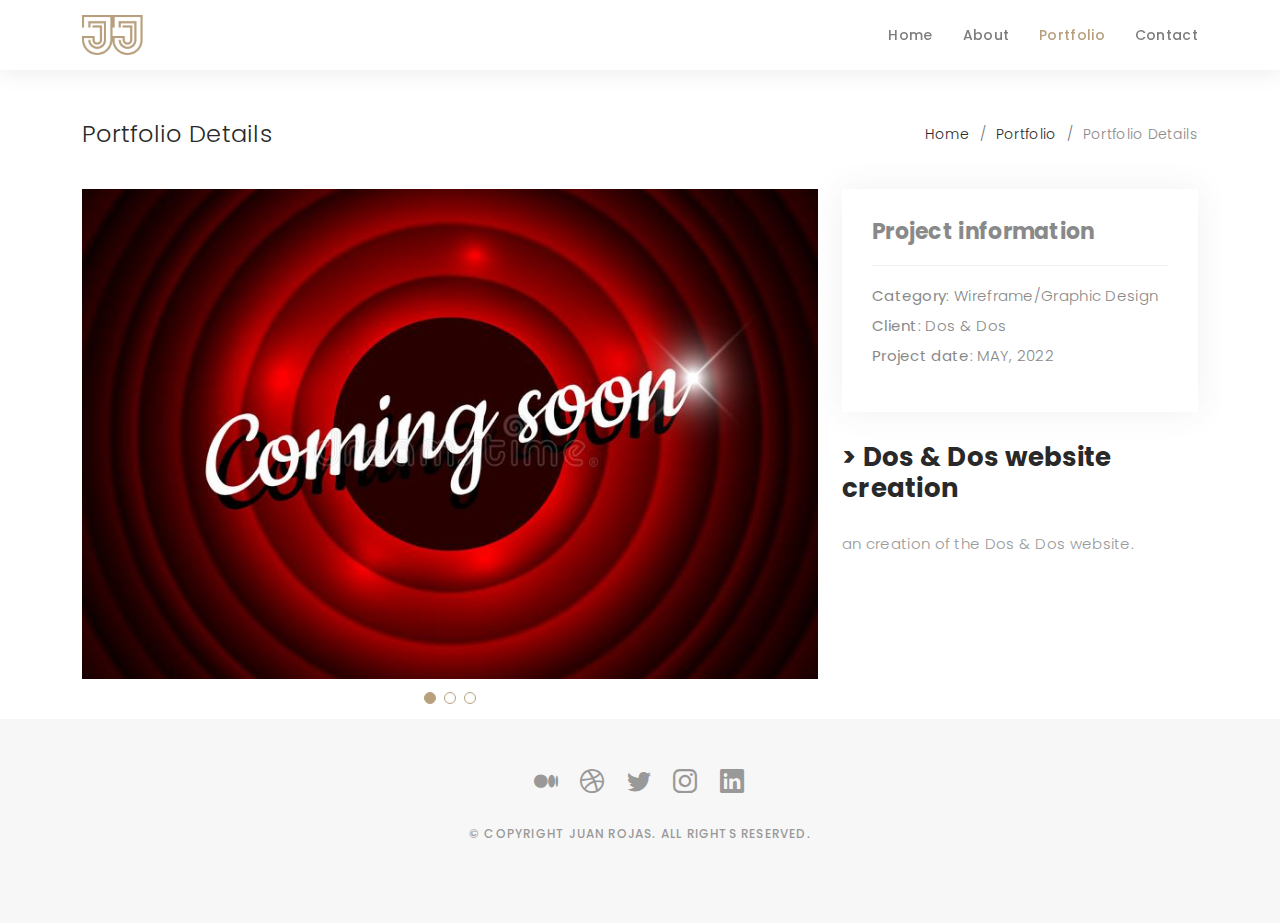
<file: portfolio info/portfolio info/portfolio-details6.html>
<!DOCTYPE html>
<html lang="en">

<head>
  <meta charset="utf-8">
  <meta content="width=device-width, initial-scale=1.0" name="viewport">

  <title>ROJAS PORTFOLIO</title>
  <meta content="" name="description">
  <meta content="" name="keywords">

  <!-- Favicons -->
  <link href="assets/img/favicon.png" rel="icon">
  <link href="assets/img/apple-touch-icon.png" rel="apple-touch-icon">

  <!-- Google Fonts -->
  <link href="https://fonts.googleapis.com/css?family=Poppins:300,300i,400,400i,500,500i,600,600i,700,700i|Playfair+Display:400,400i,500,500i,600,600i,700,700i,900,900i" rel="stylesheet">

  <!-- Vendor CSS Files -->
  <link href="assets/vendor/bootstrap/css/bootstrap.min.css" rel="stylesheet">
  <link href="assets/vendor/bootstrap-icons/bootstrap-icons.css" rel="stylesheet">
  <link href="assets/vendor/boxicons/css/boxicons.min.css" rel="stylesheet">
  <link href="assets/vendor/glightbox/css/glightbox.min.css" rel="stylesheet">
  <link href="assets/vendor/swiper/swiper-bundle.min.css" rel="stylesheet">

  <!-- Template Main CSS File -->
  <link href="assets/css/style.css" rel="stylesheet">

</head>

<body>

  <!-- ======= Header ======= -->
  <header id="header" class="fixed-top header-inner-pages">
    <div class="container d-flex align-items-center justify-content-between">

      <a href="index.html" class="logo"><img src="assets/img/logo (2).png" alt="" class="img-fluid"></a>
     
      <nav id="navbar" class="navbar">
        <ul>
          <li><a class="nav-link scrollto " href="#hero">Home</a></li>
          <li><a class="nav-link scrollto" href="#about">About</a></li>
          <li><a class="nav-link active  scrollto" href="#portfolio">Portfolio</a></li>
          <li><a class="nav-link scrollto" href="#contact">Contact</a></li>
        </ul>
        <i class="bi bi-list mobile-nav-toggle"></i>
      </nav><!-- .navbar -->

    </div>
  </header><!-- End Header -->

  <main id="main">

    <!-- ======= Breadcrumbs Section ======= -->
    <section class="breadcrumbs">
      <div class="container">

        <div class="d-flex justify-content-between align-items-center">
          <h2>Portfolio Details</h2>
          <ol>
            <li><a href="index.html">Home</a></li>
            <li><a href="portfolio.html">Portfolio</a></li>
            <li>Portfolio Details</li>
          </ol>
        </div>

      </div>
    </section><!-- Breadcrumbs Section -->

    <!-- ======= Portfolio Details Section ======= -->
    <section id="portfolio-details" class="portfolio-details">
      <div class="container">

        <div class="row gy-4">

          <div class="col-lg-8">
            <div class="portfolio-details-slider swiper">
              <div class="swiper-wrapper align-items-center">

                <div class="swiper-slide">
                  <img src="assets/img/coming_soon.jpg" alt="">
                </div>

                <div class="swiper-slide">
                  <img src="assets/img/coming_soon.jpg" alt="">
                </div>

                <div class="swiper-slide">
                  <img src="assets/img/coming_soon.jpg" alt="">
                </div>

              </div>
              <div class="swiper-pagination"></div>
            </div>
          </div>

          <div class="col-lg-4">
            <div class="portfolio-info">
              <h3>Project information</h3>
              <ul>
                <li><strong>Category</strong>: Wireframe/Graphic Design</li>
                <li><strong>Client</strong>: Dos & Dos</li>
                <li><strong>Project date</strong>: MAY, 2022</li>
              </ul>
            </div>
            <div class="portfolio-description">
              <h2>> Dos & Dos website creation</h2>
              <p>
                an creation of the Dos & Dos  website.
              </p>
            </div>
          </div>

        </div>

      </div>
    </section><!-- End Portfolio Details Section -->

  </main><!-- End #main -->

  <!-- ======= Footer ======= -->
  <div id="footer" class="text-center">
    <div class="container">
      <div class="socials-media text-center">

        <ul class="list-unstyled">
          <li><a href="https://medium.com/@juanrojas7812/about"><i class="bi bi-medium"></i></a></li>
          <li><a href="https://dribbble.com/rojas_design"><i class="bi bi-dribbble"></i></a></li>
          <li><a href="https://twitter.com/designrojas1"><i class="bi bi-twitter"></i></a></li>
          <li><a href="https://www.instagram.com/rojas_design1/"><i class="bi bi-instagram"></i></a></li>
          <li><a href="https://www.linkedin.com/in/juan-rojas444/"><i class="bi bi-linkedin"></i></a></li>
        </ul>

      </div>

      <p>&copy; Copyright Juan Rojas. All rights reserved.</p>

      <div class="credits">

    </div>
  </div><!-- End Footer -->

  <a href="#" class="back-to-top d-flex align-items-center justify-content-center"><i class="bi bi-arrow-up-short"></i></a>

  <!-- Vendor JS Files -->
  <script src="assets/vendor/bootstrap/js/bootstrap.bundle.min.js"></script>
  <script src="assets/vendor/glightbox/js/glightbox.min.js"></script>
  <script src="assets/vendor/isotope-layout/isotope.pkgd.min.js"></script>
  <script src="assets/vendor/swiper/swiper-bundle.min.js"></script>
  <script src="assets/vendor/typed.js/typed.min.js"></script>
  <script src="assets/vendor/php-email-form/validate.js"></script>

  <!-- Template Main JS File -->
  <script src="assets/js/main.js"></script>

</body>

</html>
</file>
<file: portfolio info/portfolio info/assets/css/style.css>
body {
  background: #ffffff;
  color: #898989;
  font-family: "Poppins", helvetica;
  font-size: 15px;
  font-weight: 300;
  line-height: 20px;
  letter-spacing: 0.02em;
  overflow-x: hidden;
  margin: 0 auto;
  padding: 0;
  box-sizing: border-box;
}

h1, h2, h3, h4, h5, h6 {
  margin: 0;
}

h2 {
  color: #292929;
  font-weight: 600;
}

h4 {
  color: #292929;
  font-size: 14px;
  font-weight: 600;
}

a {
  color: #292929;
  text-decoration: none !important;
  transition: all 0.5s ease-in-out 0s;
}

a:hover {
  transition: all 0.5s ease-in-out 0s;
}

p {
  margin: 25px 0;
  padding: 0;
  font-size: 15px;
  color: #999999;
  line-height: 28px;
}

::-moz-selection {
  background: #b8a07e;
  color: #fff;
}

::selection {
  background: #b8a07e;
  color: #fff;
}

.btn {
  background: #333;
  border: medium none;
  border-radius: 0;
  color: #fff;
  font-size: 12px;
  height: 50px;
  line-height: 50px;
  padding: 0 30px;
  text-transform: uppercase;
}

.btn:hover, .btn:focus {
  color: #fff;
}

.padDiv {
  padding: 30px 20px;
}

.section-title {
  margin-bottom: 70px;
}

.section-title h2 {
  font-size: 25px;
  letter-spacing: 2px;
  text-transform: uppercase;
}

.form-control {
  background-color: transparent;
  border: 1px solid #999;
  border-radius: 0;
  color: #999999;
  font-size: 12px;
  font-weight: 500;
  height: 50px;
  letter-spacing: 0.1em;
  padding-left: 10px;
  margin: 0 0 25px 0;
  line-height: 14px;
  text-transform: uppercase;
}

.form-control:focus {
  box-shadow: none;
  outline: 0 none;
}

.paddsection {
  padding-top: 90px;
  padding-bottom: 90px;
}

.paddsections {
  padding-top: 90px;
  padding-bottom: 90px !important;
}

.hvr-shutter-in-horizontal::before {
  background: #333;
}

.hvr-shutter-in-horizontal:hover {
  background: #b8a07e;
}

.mb-30 {
  margin-bottom: 30px;
}

.main-content {
  padding-top: 140px;
}

/*--------------------------------------------------------------
# Back to top button
--------------------------------------------------------------*/
.back-to-top {
  position: fixed;
  visibility: hidden;
  opacity: 0;
  right: 15px;
  bottom: 15px;
  z-index: 996;
  background: #b8a07e;
  width: 40px;
  height: 40px;
  border-radius: 4px;
  transition: all 0.4s;
}
.back-to-top i {
  font-size: 28px;
  color: #fff;
  line-height: 0;
}
.back-to-top:hover {
  background: #c6b398;
  color: #fff;
}
.back-to-top.active {
  visibility: visible;
  opacity: 1;
}

/*--------------------------------------------------------------
# Header
--------------------------------------------------------------*/
#header {
  transition: all 0.5s;
  z-index: 997;
  padding: 15px 0;
  background-color: #fff;
  top: -100%;
  box-shadow: 0px 2px 25px rgba(0, 0, 0, 0.08);
}
#header.header-scrolled, #header.header-inner-pages {
  top: 0;
}
#header .logo {
  font-size: 30px;
  margin: 0;
  padding: 0;
  line-height: 1;
  font-weight: 600;
  letter-spacing: 1px;
  font-family: "Playfair Display", sans-serif;
  font-style: italic;
}
#header .logo a {
  color: #898989;
}
#header .logo img {
  max-height: 40px;
}
@media (max-width: 992px) {
  #header {
    border: 0;
  }
}

/*--------------------------------------------------------------
# Navigation Menu
--------------------------------------------------------------*/
/**
* Desktop Navigation 
*/
.navbar {
  padding: 0;
}
.navbar ul {
  margin: 0;
  padding: 0;
  display: flex;
  list-style: none;
  align-items: center;
}
.navbar li {
  position: relative;
}
.navbar a, .navbar a:focus {
  display: flex;
  align-items: center;
  justify-content: space-between;
  padding: 10px 0 10px 30px;
  font-family: "Poppins", sans-serif;
  font-size: 14px;
  font-weight: 500;
  color: #7e7d7d;
  white-space: nowrap;
  transition: 0.3s;
}
.navbar a i, .navbar a:focus i {
  font-size: 12px;
  line-height: 0;
  margin-left: 5px;
}
.navbar a:hover, .navbar .active, .navbar .active:focus, .navbar li:hover > a {
  color: #b8a07e;
}
.navbar .dropdown ul {
  display: block;
  position: absolute;
  left: 30px;
  top: calc(100% + 30px);
  margin: 0;
  padding: 10px 0;
  z-index: 99;
  opacity: 0;
  visibility: hidden;
  background: #fff;
  box-shadow: 0px 0px 30px rgba(127, 137, 161, 0.25);
  transition: 0.3s;
}
.navbar .dropdown ul li {
  min-width: 200px;
}
.navbar .dropdown ul a {
  padding: 10px 20px;
  font-weight: 400;
}
.navbar .dropdown ul a i {
  font-size: 12px;
}
.navbar .dropdown ul a:hover, .navbar .dropdown ul .active:hover, .navbar .dropdown ul li:hover > a {
  color: #b8a07e;
}
.navbar .dropdown:hover > ul {
  opacity: 1;
  top: 100%;
  visibility: visible;
}
.navbar .dropdown .dropdown ul {
  top: 0;
  left: calc(100% - 30px);
  visibility: hidden;
}
.navbar .dropdown .dropdown:hover > ul {
  opacity: 1;
  top: 0;
  left: 100%;
  visibility: visible;
}
@media (max-width: 1366px) {
  .navbar .dropdown .dropdown ul {
    left: -90%;
  }
  .navbar .dropdown .dropdown:hover > ul {
    left: -100%;
  }
}

/**
* Mobile Navigation 
*/
.mobile-nav-toggle {
  color: #4b4a4a;
  font-size: 28px;
  cursor: pointer;
  display: none;
  line-height: 0;
  transition: 0.5s;
}
.mobile-nav-toggle.bi-x {
  color: #fff;
}

@media (max-width: 991px) {
  .mobile-nav-toggle {
    display: block;
  }

  .navbar ul {
    display: none;
  }
}
.navbar-mobile {
  position: fixed;
  overflow: hidden;
  top: 0;
  right: 0;
  left: 0;
  bottom: 0;
  background: rgba(49, 49, 49, 0.9);
  transition: 0.3s;
}
.navbar-mobile .mobile-nav-toggle {
  position: absolute;
  top: 15px;
  right: 15px;
}
.navbar-mobile ul {
  display: block;
  position: absolute;
  top: 55px;
  right: 15px;
  bottom: 15px;
  left: 15px;
  padding: 10px 0;
  border-radius: 10px;
  background-color: #fff;
  overflow-y: auto;
  transition: 0.3s;
}
.navbar-mobile a, .navbar-mobile a:focus {
  padding: 10px 20px;
  font-size: 15px;
  color: #4b4a4a;
}
.navbar-mobile a:hover, .navbar-mobile .active, .navbar-mobile li:hover > a {
  color: #b8a07e;
}
.navbar-mobile .getstarted, .navbar-mobile .getstarted:focus {
  margin: 15px;
}
.navbar-mobile .dropdown ul {
  position: static;
  display: none;
  margin: 10px 20px;
  padding: 10px 0;
  z-index: 99;
  opacity: 1;
  visibility: visible;
  background: #fff;
  box-shadow: 0px 0px 30px rgba(127, 137, 161, 0.25);
}
.navbar-mobile .dropdown ul li {
  min-width: 200px;
}
.navbar-mobile .dropdown ul a {
  padding: 10px 20px;
}
.navbar-mobile .dropdown ul a i {
  font-size: 12px;
}
.navbar-mobile .dropdown ul a:hover, .navbar-mobile .dropdown ul .active:hover, .navbar-mobile .dropdown ul li:hover > a {
  color: #b8a07e;
}
.navbar-mobile .dropdown > .dropdown-active {
  display: block;
}

/*--------------------------------------------------------------
# Hero
--------------------------------------------------------------*/
#hero {
  background: url("../img/earth_auto_x2\ \(1\).jpg") repeat scroll center center/cover;
  height: 100vh;
  width: 100%;
}

#hero .hero-content {
  height: 100vh;
  text-align: left;
  width: 100%;
  display: flex;
  justify-content: center;
  flex-direction: column;
}

.hero-content h1 {
  font-size: 40px;
  font-weight: 700;
  margin-bottom: 10px;
  text-transform: uppercase;
  color: #ffffff;
}

.hero-content p {
  font-size: 13px;
  letter-spacing: 3px;
  margin-top: 0;
  margin-bottom: 30px;
  text-transform: capitalize;
  color: #ffffff;
  font-weight: 500;
}

.hero-content .list-social li {
  float: left;
  margin-right: 20px;
}

.hero-content .list-social li i {
  color: #ffffff;
  font-size: 15px;
}

/*--------------------------------------------------------------
# Breadcrumbs
--------------------------------------------------------------*/
.breadcrumbs {
  padding: 120px 0 0 0;
  background-color: white;
  min-height: 40px;
}
@media (max-width: 992px) {
  .breadcrumbs {
    padding-top: 100px;
  }
}
.breadcrumbs h2 {
  font-size: 24px;
  font-weight: 300;
  margin: 0;
}
@media (max-width: 992px) {
  .breadcrumbs h2 {
    margin: 0 0 10px 0;
  }
}
.breadcrumbs ol {
  display: flex;
  flex-wrap: wrap;
  list-style: none;
  padding: 0;
  margin: 0;
  font-size: 14px;
}
.breadcrumbs ol li + li {
  padding-left: 10px;
}
.breadcrumbs ol li + li::before {
  display: inline-block;
  padding-right: 10px;
  color: #6c757d;
  content: "/";
}
@media (max-width: 768px) {
  .breadcrumbs .d-flex {
    display: block !important;
  }
  .breadcrumbs ol {
    display: block;
  }
  .breadcrumbs ol li {
    display: inline-block;
  }
}

/*-----------------------------------------------------------------------------------*/
/*  About
/*-----------------------------------------------------------------------------------*/
#about {
  width: 100%;
  height: auto;
  background: #f7f7f7;
  padding-top: 120px;
}

#about .div-img-bg {
  padding-bottom: 30px;
  border: 20px solid #b8a07e;
}

#about .div-img-bg .about-img img {
  width: 100%;
  box-shadow: 0px 0px 85px 0px rgba(0, 0, 0, 0.14);
  margin-top: -50px;
  margin-left: 40px;
  height: 400px;
  -o-object-fit: cover;
  object-fit: cover;
}

#about .about-descr .p-heading {
  font-family: "Playfair Display", serif;
  font-size: 28px;
  text-align: left;
}

#about .about-descr .separator {
  max-width: 80%;
  margin-bottom: 0;
  text-align: left;
}

/*--------------------------------------------------------------
# Services
--------------------------------------------------------------*/
#services {
  background: #f7f7f7;
  position: relative;
  padding-bottom: 80px;
}

.services-block span {
  margin: 10px 0;
  position: relative;
  font-size: 13px;
  color: #292929;
  letter-spacing: 0.1em;
  font-weight: 500;
  text-transform: uppercase;
  display: block;
}

.services-block .separator {
  margin: 0;
  font-size: 13px;
  line-height: 22px;
}

.services-block i {
  font-size: 44px;
  color: #b8a07e;
  line-height: 44px;
}

.services-slider .swiper-pagination {
  margin-top: 30px;
  position: relative;
}
.services-slider .swiper-pagination .swiper-pagination-bullet {
  width: 12px;
  height: 12px;
  background-color: #fff;
  opacity: 1;
  border: 1px solid #b8a07e;
}
.services-slider .swiper-pagination .swiper-pagination-bullet-active {
  background-color: #b8a07e;
}

/*--------------------------------------------------------------
# Portfolio
--------------------------------------------------------------*/
#portfolio {
  position: relative;
  padding-bottom: 50px;
}
#portfolio #portfolio-flters {
  padding: 0;
  margin: 0 auto 35px auto;
  list-style: none;
  text-align: center;
  border-radius: 50px;
  padding: 2px 15px;
}
#portfolio #portfolio-flters li {
  cursor: pointer;
  display: inline-block;
  padding: 10px 15px 8px 15px;
  font-size: 14px;
  font-weight: 600;
  line-height: 1;
  text-transform: uppercase;
  color: #999999;
  margin-bottom: 5px;
  transition: all 0.3s ease-in-out;
}
#portfolio #portfolio-flters li:hover, #portfolio #portfolio-flters li.filter-active {
  color: #b8a07e;
}
#portfolio #portfolio-flters li:last-child {
  margin-right: 0;
}
#portfolio .portfolio-item {
  margin-bottom: 30px;
}
#portfolio .portfolio-item .portfolio-info {
  opacity: 0;
  position: absolute;
  left: 30px;
  right: 30px;
  bottom: 0;
  z-index: 3;
  transition: all ease-in-out 0.3s;
  background: rgba(255, 255, 255, 0.9);
  padding: 15px;
}
#portfolio .portfolio-item .portfolio-info h4 {
  font-size: 18px;
  color: #666;
  font-weight: 600;
  margin-bottom: 10px;
}
#portfolio .portfolio-item .portfolio-info p {
  color: #999;
  font-size: 14px;
  margin: 0;
  padding: 0;
}
#portfolio .portfolio-item .portfolio-info .preview-link, #portfolio .portfolio-item .portfolio-info .details-link {
  position: absolute;
  right: 40px;
  font-size: 24px;
  top: calc(50% - 18px);
  color: #b8a07e;
}
#portfolio .portfolio-item .portfolio-info .preview-link:hover, #portfolio .portfolio-item .portfolio-info .details-link:hover {
  color: #cab89f;
}
#portfolio .portfolio-item .portfolio-info .details-link {
  right: 10px;
}
#portfolio .portfolio-item:hover .portfolio-info {
  opacity: 1;
  bottom: 20px;
}

/*--------------------------------------------------------------
# Portfolio Details
--------------------------------------------------------------*/
.portfolio-details {
  padding-top: 40px;
}
.portfolio-details .portfolio-details-slider img {
  width: 100%;
}
.portfolio-details .portfolio-details-slider .swiper-pagination {
  margin-top: 20px;
  position: relative;
}
.portfolio-details .portfolio-details-slider .swiper-pagination .swiper-pagination-bullet {
  width: 12px;
  height: 12px;
  background-color: #fff;
  opacity: 1;
  border: 1px solid #b8a07e;
}
.portfolio-details .portfolio-details-slider .swiper-pagination .swiper-pagination-bullet-active {
  background-color: #b8a07e;
}
.portfolio-details .portfolio-info {
  padding: 30px;
  box-shadow: 0px 0 30px rgba(75, 74, 74, 0.08);
}
.portfolio-details .portfolio-info h3 {
  font-size: 22px;
  font-weight: 700;
  margin-bottom: 20px;
  padding-bottom: 20px;
  border-bottom: 1px solid #eee;
}
.portfolio-details .portfolio-info ul {
  list-style: none;
  padding: 0;
  font-size: 15px;
}
.portfolio-details .portfolio-info ul li + li {
  margin-top: 10px;
}
.portfolio-details .portfolio-description {
  padding-top: 30px;
}
.portfolio-details .portfolio-description h2 {
  font-size: 26px;
  font-weight: 700;
  margin-bottom: 20px;
}
.portfolio-details .portfolio-description p {
  padding: 0;
}


#contact {
  height: auto;
  width: 100%;
}

.contact-details {
  list-style: none;
  margin: 0;
  padding: 0;
}

.contact-details li {
  padding-bottom: 10px;
}

#contact input, #contact textarea {
  width: 100%;
  margin-bottom: 5px;
}

#contact textarea {
  min-height: 160px;
}

.php-email-form .error-message {
  display: none;
  color: #fff;
  background: #ed3c0d;
  text-align: left;
  padding: 15px;
  margin-bottom: 15px;
  font-weight: 600;
}
.php-email-form .error-message br + br {
  margin-top: 25px;
}
.php-email-form .sent-message {
  display: none;
  color: #fff;
  background: #18d26e;
  text-align: center;
  padding: 15px;
  font-weight: 600;
  margin-bottom: 15px;
}
.php-email-form .loading {
  display: none;
  background: #fff;
  text-align: center;
  padding: 15px;
  margin-bottom: 15px;
}
.php-email-form .loading:before {
  content: "";
  display: inline-block;
  border-radius: 50%;
  width: 24px;
  height: 24px;
  margin: 0 10px -6px 0;
  border: 3px solid #18d26e;
  border-top-color: #eee;
  -webkit-animation: animate-loading 1s linear infinite;
  animation: animate-loading 1s linear infinite;
}

@-webkit-keyframes animate-loading {
  0% {
    transform: rotate(0deg);
  }
  100% {
    transform: rotate(360deg);
  }
}

@keyframes animate-loading {
  0% {
    transform: rotate(0deg);
  }
  100% {
    transform: rotate(360deg);
  }
}
/*--------------------------------------------------------------
# Blog
--------------------------------------------------------------*/
/*  Navbar fixd page */
.subpage-nav {
  display: block !important;
}

/*-----------------------------------------------------------------------------------*/
/*  /* Single page */
/*-----------------------------------------------------------------------------------*/
#journal-blog {
  padding-top: 140px;
}

/* main content */
.main-content {
  background: #f7f7f7;
}

.main-content .container-main {
  display: inline-block;
  width: 100%;
}

.main-content .container-main .block-main {
  margin-bottom: 30px;
  overflow: hidden;
}

.container-main .block-main .content-main {
  background: #fff none repeat scroll 0 0;
  display: inline-block;
  width: 100%;
}

.journal-txt h4 a {
  display: block;
  font-size: 19px;
  line-height: 24px;
  margin: 0 0 13px 0;
  font-weight: 500;
  color: #292929;
  transition: all 0.5s ease-in-out 0s;
}

.journal-txt h4 a:hover {
  color: #b8a07e;
  transition: all 0.5s ease-in-out 0s;
}

.post-meta ul li {
  font-size: 12px;
  font-weight: normal;
  margin-left: 8px;
  margin-right: 8px;
  text-transform: capitalize;
  display: inline-block;
  float: none;
}

.content-main .post-meta a {
  color: #a2a2a2;
  margin-left: 5px;
}

/* Commonts */
.comments {
  background: #fff;
}

.entry-comments h6 {
  margin-right: 10px;
  font-size: 13px;
  letter-spacing: 0.1em;
  font-weight: 500;
}

.entry-comments-item {
  margin-top: 40px;
  padding-bottom: 40px;
  border-bottom: 1px solid #f2f2f2;
}

.entry-comments-avatar {
  position: absolute;
  display: block;
  border-radius: 50%;
  width: 60px;
  height: 60px;
}

.entry-comments-body {
  padding-left: 86px;
}

.entry-comments-author {
  margin-right: 10px;
  font-size: 13px;
  color: #292929;
  letter-spacing: 0.1em;
  font-weight: 500;
}

.rep {
  font-size: 13px;
  color: #292929;
  letter-spacing: 0.1em;
  font-weight: 500;
  text-transform: capitalize;
}

.entry-comments span a {
  font-size: 13px;
  color: #999;
}

.entry-comments-reply {
  padding-left: 10%;
}

/* Commonts form */
.cmt {
  background: #fff;
}

blockquote {
  padding: 40px;
  background-color: #f2f2f2;
  margin: 30px 0;
  border: none;
  border-left: 4px solid #b8a07e;
}

/*--------------------------------------------------------------
# Footer
--------------------------------------------------------------*/
#footer {
  background: #f7f7f7;
  padding-top: 50px;
  padding-bottom: 50px;
}

#footer .socials-media {
  width: 100%;
}

#footer .socials-media ul {
  display: inline-block;
  float: none;
  margin: 0 0 20px 0;
}

#footer .socials-media ul li {
  float: left;
  margin-left: 10px;
  margin-right: 10px;
}

#footer .socials-media ul li a {
  font-size: 24px;
  color: #999;
  letter-spacing: 0.1em;
  font-weight: 500;
  background: transparent;
  text-transform: uppercase;
  transition: all 0.5s ease-in-out 0s;
}

#footer .socials-media ul li a:hover {
  color: #b8a07e;
  transition: all 0.5s ease-in-out 0s;
}

#footer p {
  font-size: 12px;
  letter-spacing: 0.1em;
  font-weight: 500;
  margin-top: 0;
  text-transform: uppercase;
}

.credits {
  font-size: 13px;
}

/** Width between 1200x to 0
 *  ~~~~~~~~~~~~~~~~~~~~~~~~~~~~~~~~~~~~
 */
/** Width between 992px to 1199px
 *  ~~~~~~~~~~~~~~~~~~~~~~~~~~~~~~~~~~~~
 */
/** Width between 768px to 991px
 *  ~~~~~~~~~~~~~~~~~~~~~~~~~~~~~~~~~~~~
 */
@media (min-width: 768px) and (max-width: 991px) {
  /* Navbar */
  nav {
    padding: 10px 15px;
  }

  .nav-menu {
    margin-top: 40px;
    display: none;
    float: none;
    width: 100%;
  }

  .nav-menu li {
    float: none;
    width: 100%;
    text-align: center;
    border-top: 1px solid #f7f7f7;
    line-height: 45px;
    margin-left: 0;
    padding-top: 10px;
    padding-bottom: 10px;
  }

  .responsive {
    float: right;
    padding-top: 15px;
    display: block;
  }

  /* About */
  .head-info .header-content .cmaster h1 {
    font-size: 32px;
  }

  #about .div-img-bg {
    padding: 0;
  }

  #about .div-img-bg .about-img img {
    margin-top: 0%;
    margin-left: calc(0% - 0px);
  }

  #about .about-descr .p-heading {
    font-size: 20px;
  }

  #about .about-descr .separator {
    max-width: 100%;
    margin-bottom: 0;
  }

  /* portfolio */
  #portfolio .portfolio-list .nav li {
    float: none;
    margin: 20px;
    display: inline-block;
  }

  /* journal */
  #journal .journal-block .journal-info {
    margin-bottom: 30px;
  }

  /* Contact */
  .contact-contact {
    margin-bottom: 30px;
  }

  /* Footer */
  #footer .socials-media ul li {
    margin-right: 0;
    margin-left: 0;
    float: none;
    display: inline-block;
  }
}
/** Width between 767px to 0
 *  ~~~~~~~~~~~~~~~~~~~~~~~~~~~~~~~~~~~~
 */
@media (max-width: 767px) {
  /* Navbar */
  nav {
    padding: 20px 15px;
  }

  .nav-menu {
    margin-top: 40px;
    display: none;
    float: none;
    width: 100%;
  }

  .nav-menu li {
    float: none;
    width: 100%;
    text-align: center;
    border-top: 1px solid #f7f7f7;
    line-height: 45px;
    margin-left: 0;
    padding-top: 10px;
    padding-bottom: 10px;
  }

  .responsive {
    float: right;
    padding-top: 15px;
    display: block;
  }

  /* About */
  .head-info .header-content h1 {
    font-size: 32px;
  }

  #about .div-img-bg {
    padding: 0;
  }

  #about .div-img-bg .about-img img {
    margin-top: 0%;
    margin-left: calc(0% - 0px);
  }

  #about .about-descr .p-heading {
    font-size: 20px;
  }

  #about .about-descr .separator {
    max-width: 100%;
    margin-bottom: 0;
  }

  /* portfolio */
  #portfolio .portfolio-list .nav li {
    float: none;
    margin: 20px;
    display: inline-block;
  }

  /* journal */
  #journal .journal-block .journal-info {
    margin-bottom: 30px;
  }

  /* Contact */
  .contact-contact {
    margin-bottom: 30px;
  }

  /* Footer */
  #footer .socials-media ul li {
    margin-right: 0;
    margin-left: 0;
    float: none;
    display: inline-block;
  }
}
/** Width between 600px to 0
 *  ~~~~~~~~~~~~~~~~~~~~~~~~~~~~~~~~~~~~
 */
@media (max-width: 600px) {
  /* Navbar */
  nav {
    padding: 20px 15px;
  }

  .nav-menu {
    margin-top: 40px;
    display: none;
    float: none;
    width: 100%;
  }

  .nav-menu li {
    float: none;
    width: 100%;
    text-align: center;
    border-top: 1px solid #f7f7f7;
    line-height: 45px;
    margin-left: 0;
    padding-top: 10px;
    padding-bottom: 10px;
  }

  .responsive {
    float: right;
    padding-top: 15px;
    display: block;
  }

  /* About */
  .head-info .header-content h1 {
    font-size: 32px;
  }

  #about .div-img-bg {
    padding: 0;
  }

  #about .div-img-bg .about-img img {
    margin-top: 0%;
    margin-left: calc(0% - 0px);
  }

  #about .about-descr .p-heading {
    font-size: 20px;
  }

  #about .about-descr .separator {
    max-width: 100%;
    margin-bottom: 0;
  }

  /* portfolio */
  #portfolio .portfolio-list .nav li {
    float: none;
    margin: 10px;
    display: inline-block;
  }

  /* journal */
  #journal .journal-block .journal-info {
    margin-bottom: 30px;
  }

  /* Contact */
  .contact-contact {
    margin-bottom: 30px;
  }

  /* Footer */
  #footer .socials-media ul li {
    margin-right: 0;
    margin-left: 0;
    float: none;
    display: inline-block;
  }
}
/** Width between 480px to 0
 *  ~~~~~~~~~~~~~~~~~~~~~~~~~~~~~~~~~~~~
 */
@media (max-width: 480px) {
  /* Navbar */
  nav {
    padding: 20px 15px;
  }

  .nav-menu {
    margin-top: 40px;
    display: none;
    float: none;
    width: 100%;
  }

  .nav-menu li {
    float: none;
    width: 100%;
    text-align: center;
    border-top: 1px solid #f7f7f7;
    line-height: 45px;
    margin-left: 0;
    padding-top: 10px;
    padding-bottom: 10px;
  }

  .responsive {
    float: right;
    padding-top: 15px;
    display: block;
  }

  /* About */
  .head-info .header-content h1 {
    font-size: 32px;
  }

  #about .div-img-bg {
    padding: 0;
  }

  #about .div-img-bg .about-img img {
    margin-top: 0%;
    margin-left: calc(0% - 0px);
  }

  #about .about-descr .p-heading {
    font-size: 20px;
  }

  #about .about-descr .separator {
    max-width: 100%;
    margin-bottom: 0;
  }

  /* portfolio */
  #portfolio .portfolio-list .nav li {
    float: none;
    margin: 20px;
  }

  /* journal */
  #journal .journal-block .journal-info {
    margin-bottom: 30px;
  }

  /* Contact */
  .contact-contact {
    margin-bottom: 30px;
  }

  /* Footer */
  #footer .socials-media ul li {
    margin-right: 0;
    margin-left: 0;
    float: none;
    display: inline-block;
  }
}
/** Width between 320px to 0
 *  ~~~~~~~~~~~~~~~~~~~~~~~~~~~~~~~~~~~~
 */
@media (max-width: 320px) {
  /* Navbar */
  nav {
    padding: 20px 15px;
  }

  .nav-menu {
    margin-top: 40px;
    display: none;
    float: none;
    width: 100%;
  }

  .nav-menu li {
    float: none;
    width: 100%;
    text-align: center;
    border-top: 1px solid #f7f7f7;
    line-height: 45px;
    margin-left: 0;
    padding-top: 10px;
    padding-bottom: 10px;
  }

  .responsive {
    float: right;
    padding-top: 15px;
    display: block;
  }

  /* About */
  .head-info .header-content h1 {
    font-size: 32px;
  }

  #about .div-img-bg {
    padding: 0;
  }

  #about .div-img-bg .about-img img {
    margin-top: 0%;
    margin-left: calc(0% - 0px);
  }

  #about .about-descr .p-heading {
    font-size: 20px;
  }

  #about .about-descr .separator {
    max-width: 100%;
    margin-bottom: 0;
  }

  /* portfolio */
  #portfolio .portfolio-list .nav li {
    float: none;
    margin: 20px;
  }

  /* journal */
  #journal .journal-block .journal-info {
    margin-bottom: 30px;
  }

  /* Contact */
  .contact-contact {
    margin-bottom: 30px;
  }

  /* Footer */
  #footer .socials-media ul li {
    margin-right: 0;
    margin-left: 0;
    float: none;
    display: inline-block;
  }

  /* Single page */
  .entry-comments-body span {
    display: inline-block;
    margin-right: 0;
  }
}
</file>
